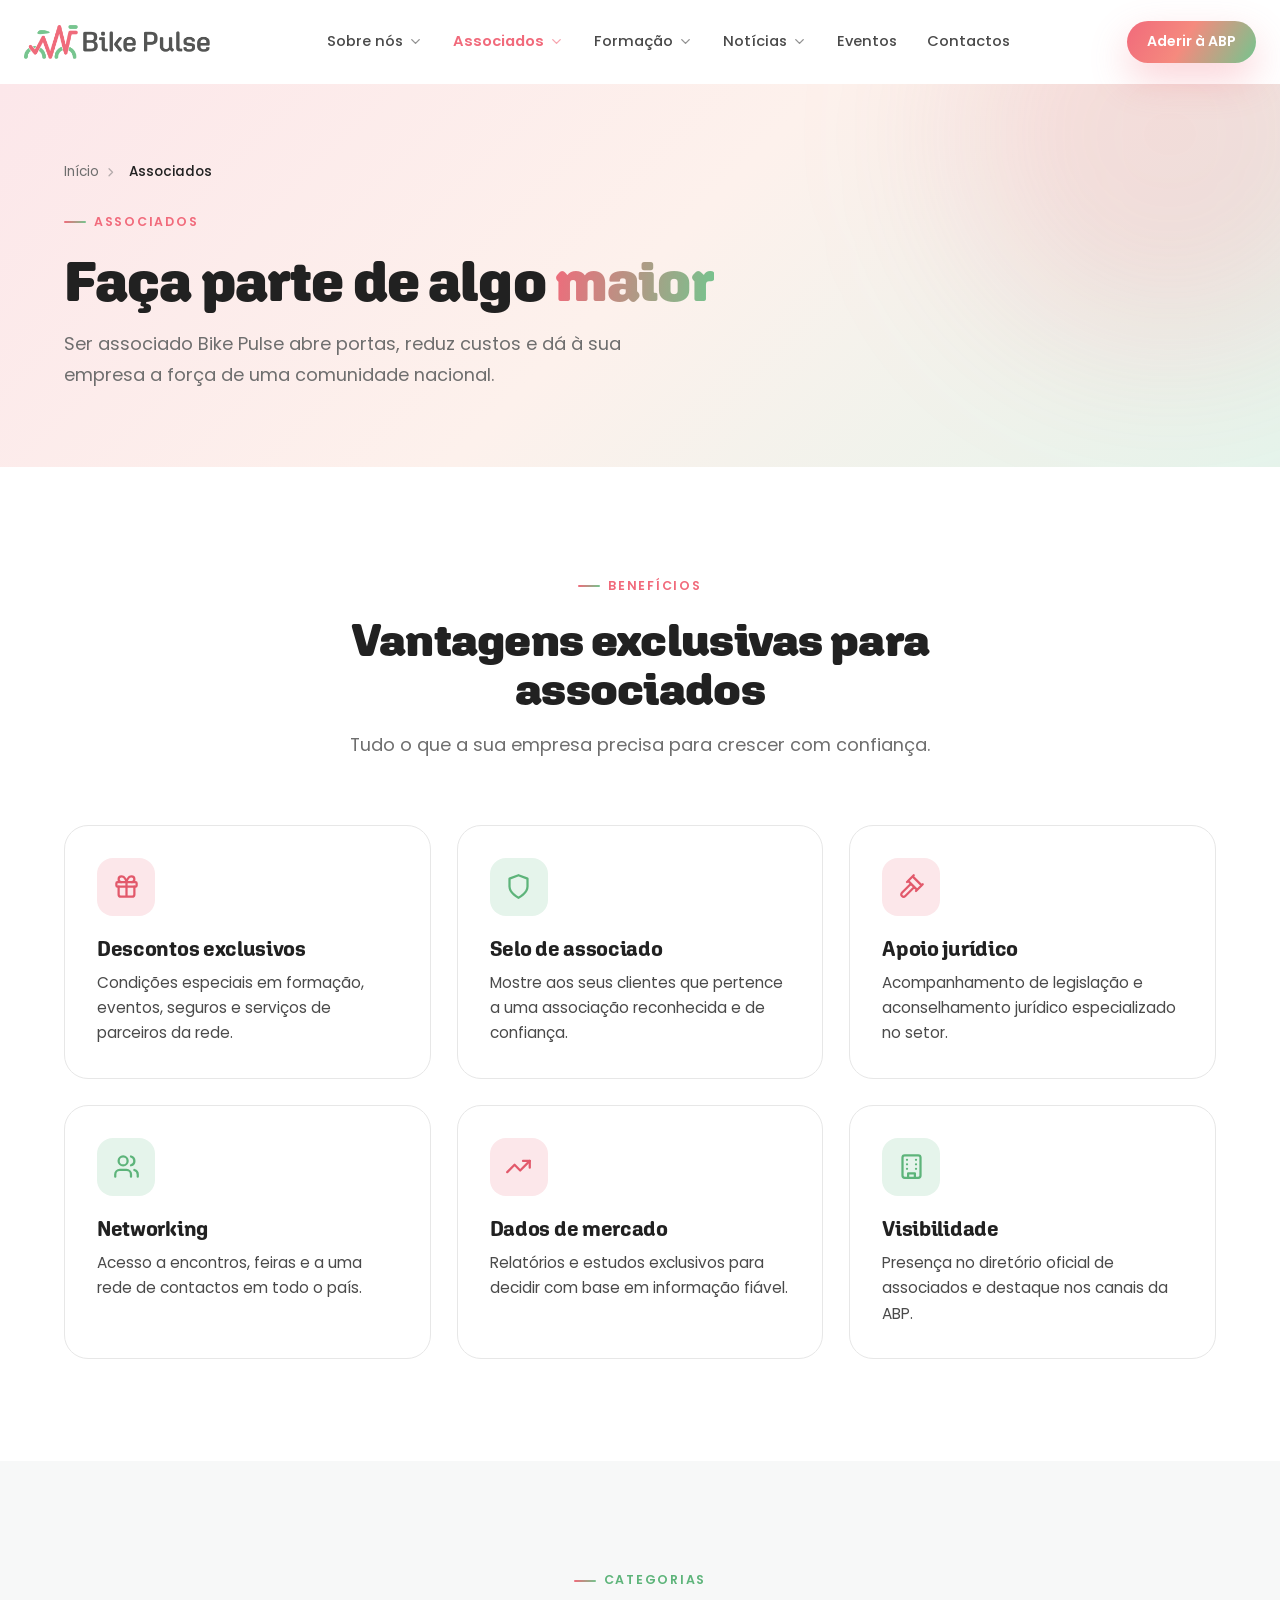
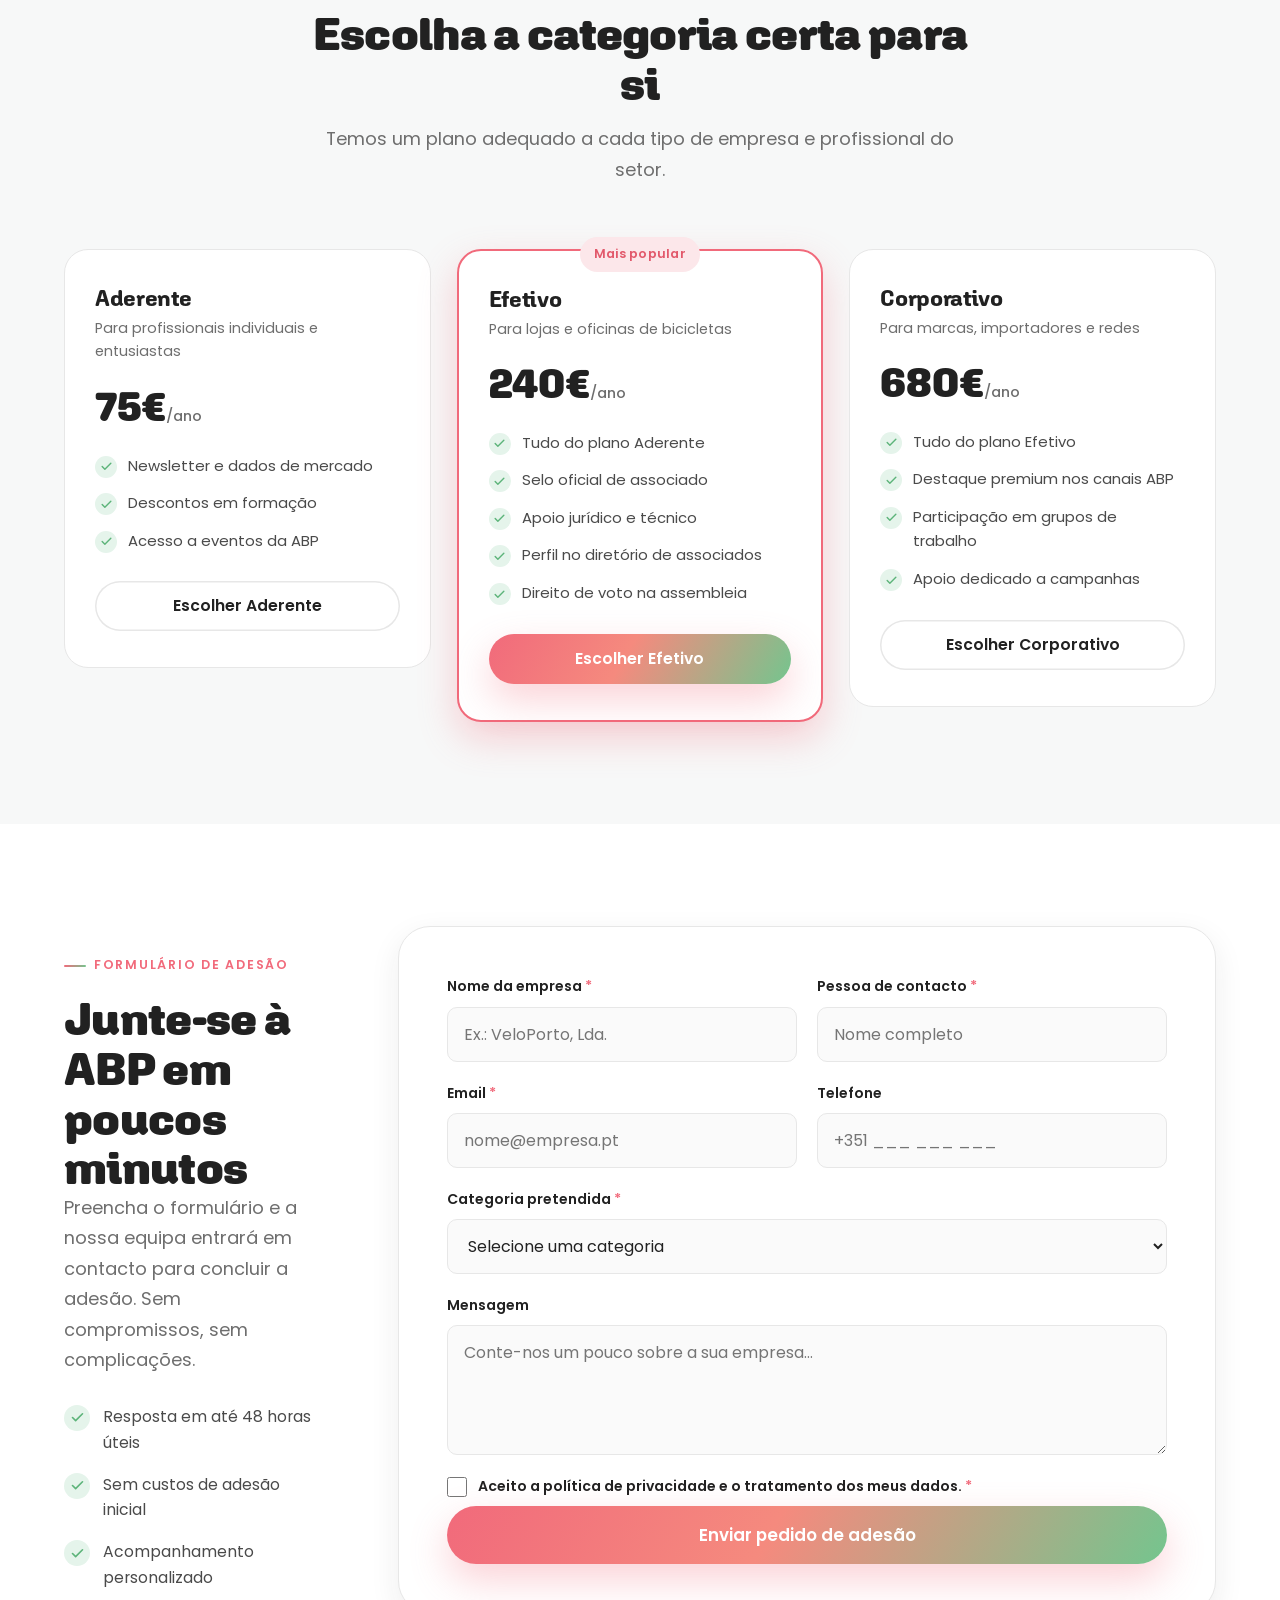
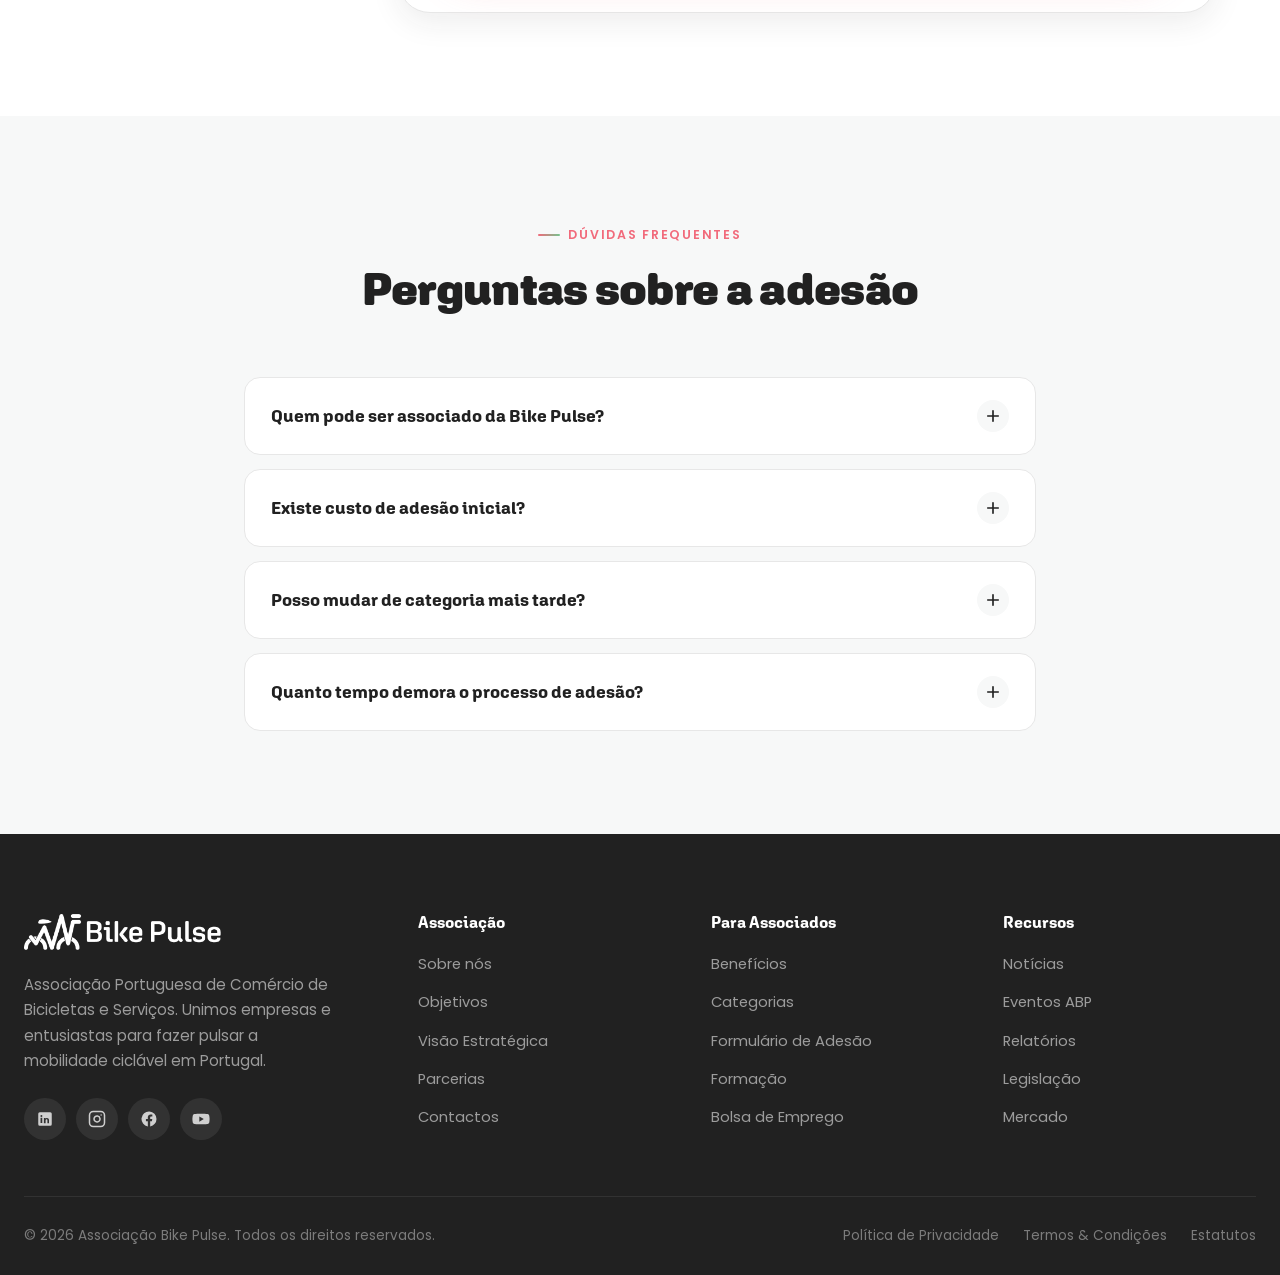
<file: associados.html>
<!DOCTYPE html>
<html lang="pt">
<head>
<meta charset="UTF-8">
<meta name="viewport" content="width=device-width, initial-scale=1">
<title>Associados — Associação Bike Pulse</title>
<meta name="description" content="Benefícios, categorias de associado e formulário de adesão à Associação Bike Pulse. Junte a sua empresa à maior rede de bicicletas de Portugal.">
<link rel="preconnect" href="https://fonts.googleapis.com">
<link rel="preconnect" href="https://fonts.gstatic.com" crossorigin>
<link href="https://fonts.googleapis.com/css2?family=Poppins:wght@300;400;500;600;700&display=swap" rel="stylesheet">
<link rel="stylesheet" href="css/style.css">
<script defer src="js/components.js"></script>
<script defer src="js/main.js"></script>
</head>
<body data-page="associados">
<div id="header-root"></div>
<main>

  <section class="page-hero">
    <div class="deco-glow" style="width:420px;height:420px;background:rgba(241,106,123,.16);top:-160px;right:-100px;"></div>
    <div class="container">
      <nav class="breadcrumb" data-reveal><a href="index.html">Início</a> <span data-ic="chevron" style="transform:rotate(-90deg)"></span> <span class="current">Associados</span></nav>
      <span class="eyebrow" data-reveal>Associados</span>
      <h1 data-reveal data-delay="1">Faça parte de algo <span class="text-grad">maior</span></h1>
      <p class="lead" data-reveal data-delay="2">Ser associado Bike Pulse abre portas, reduz custos e dá à sua empresa a força de uma comunidade nacional.</p>
    </div>
  </section>

  <!-- BENEFÍCIOS -->
  <section class="section" id="beneficios">
    <div class="container">
      <div class="section-head center measure" data-reveal>
        <span class="eyebrow" style="justify-content:center;">Benefícios</span>
        <h2>Vantagens exclusivas para associados</h2>
        <p class="lead">Tudo o que a sua empresa precisa para crescer com confiança.</p>
      </div>
      <div class="grid grid-3">
        <article class="card" data-reveal><div class="card-ico" data-ic="gift"></div><h3>Descontos exclusivos</h3><p>Condições especiais em formação, eventos, seguros e serviços de parceiros da rede.</p></article>
        <article class="card" data-reveal data-delay="1"><div class="card-ico green" data-ic="shield"></div><h3>Selo de associado</h3><p>Mostre aos seus clientes que pertence a uma associação reconhecida e de confiança.</p></article>
        <article class="card" data-reveal data-delay="2"><div class="card-ico" data-ic="gavel"></div><h3>Apoio jurídico</h3><p>Acompanhamento de legislação e aconselhamento jurídico especializado no setor.</p></article>
        <article class="card" data-reveal><div class="card-ico green" data-ic="users"></div><h3>Networking</h3><p>Acesso a encontros, feiras e a uma rede de contactos em todo o país.</p></article>
        <article class="card" data-reveal data-delay="1"><div class="card-ico" data-ic="trend"></div><h3>Dados de mercado</h3><p>Relatórios e estudos exclusivos para decidir com base em informação fiável.</p></article>
        <article class="card" data-reveal data-delay="2"><div class="card-ico green" data-ic="building"></div><h3>Visibilidade</h3><p>Presença no diretório oficial de associados e destaque nos canais da ABP.</p></article>
      </div>
    </div>
  </section>

  <!-- CATEGORIAS -->
  <section class="section bg-soft" id="categorias">
    <div class="container">
      <div class="section-head center measure" data-reveal>
        <span class="eyebrow green" style="justify-content:center;">Categorias</span>
        <h2>Escolha a categoria certa para si</h2>
        <p class="lead">Temos um plano adequado a cada tipo de empresa e profissional do setor.</p>
      </div>
      <div class="grid grid-3" style="align-items:start;">
        <div class="plan" data-reveal>
          <h3>Aderente</h3>
          <p class="plan-for">Para profissionais individuais e entusiastas</p>
          <div class="price">75€<small>/ano</small></div>
          <ul class="plan-feats">
            <li><span class="ck" data-ic="check"></span>Newsletter e dados de mercado</li>
            <li><span class="ck" data-ic="check"></span>Descontos em formação</li>
            <li><span class="ck" data-ic="check"></span>Acesso a eventos da ABP</li>
          </ul>
          <a class="btn btn-outline btn-block" href="#adesao">Escolher Aderente</a>
        </div>
        <div class="plan featured" data-reveal data-delay="1">
          <span class="plan-tag pill pill-pink">Mais popular</span>
          <h3>Efetivo</h3>
          <p class="plan-for">Para lojas e oficinas de bicicletas</p>
          <div class="price">240€<small>/ano</small></div>
          <ul class="plan-feats">
            <li><span class="ck" data-ic="check"></span>Tudo do plano Aderente</li>
            <li><span class="ck" data-ic="check"></span>Selo oficial de associado</li>
            <li><span class="ck" data-ic="check"></span>Apoio jurídico e técnico</li>
            <li><span class="ck" data-ic="check"></span>Perfil no diretório de associados</li>
            <li><span class="ck" data-ic="check"></span>Direito de voto na assembleia</li>
          </ul>
          <a class="btn btn-primary btn-block" href="#adesao">Escolher Efetivo</a>
        </div>
        <div class="plan" data-reveal data-delay="2">
          <h3>Corporativo</h3>
          <p class="plan-for">Para marcas, importadores e redes</p>
          <div class="price">680€<small>/ano</small></div>
          <ul class="plan-feats">
            <li><span class="ck" data-ic="check"></span>Tudo do plano Efetivo</li>
            <li><span class="ck" data-ic="check"></span>Destaque premium nos canais ABP</li>
            <li><span class="ck" data-ic="check"></span>Participação em grupos de trabalho</li>
            <li><span class="ck" data-ic="check"></span>Apoio dedicado a campanhas</li>
          </ul>
          <a class="btn btn-outline btn-block" href="#adesao">Escolher Corporativo</a>
        </div>
      </div>
    </div>
  </section>

  <!-- ADESÃO -->
  <section class="section" id="adesao">
    <div class="container">
      <div class="feature-row">
        <div data-reveal>
          <span class="eyebrow">Formulário de adesão</span>
          <h2>Junte-se à ABP em poucos minutos</h2>
          <p class="lead" style="margin-bottom:26px;">Preencha o formulário e a nossa equipa entrará em contacto para concluir a adesão. Sem compromissos, sem complicações.</p>
          <ul class="feature-list">
            <li><span class="ck" data-ic="check"></span><span>Resposta em até 48 horas úteis</span></li>
            <li><span class="ck" data-ic="check"></span><span>Sem custos de adesão inicial</span></li>
            <li><span class="ck" data-ic="check"></span><span>Acompanhamento personalizado</span></li>
          </ul>
        </div>
        <div data-reveal data-delay="1">
          <div class="form-card">
            <form data-demo novalidate>
              <div class="form-grid">
                <div class="field"><label>Nome da empresa <span class="req">*</span></label><input type="text" required placeholder="Ex.: VeloPorto, Lda."></div>
                <div class="field"><label>Pessoa de contacto <span class="req">*</span></label><input type="text" required placeholder="Nome completo"></div>
                <div class="field"><label>Email <span class="req">*</span></label><input type="email" required placeholder="nome@empresa.pt"></div>
                <div class="field"><label>Telefone</label><input type="tel" placeholder="+351 ___ ___ ___"></div>
                <div class="field full"><label>Categoria pretendida <span class="req">*</span></label>
                  <select required><option value="" disabled selected>Selecione uma categoria</option><option>Aderente</option><option>Efetivo</option><option>Corporativo</option><option>Ainda não sei</option></select>
                </div>
                <div class="field full"><label>Mensagem</label><textarea placeholder="Conte-nos um pouco sobre a sua empresa…"></textarea></div>
                <div class="field full"><label class="checkbox-row"><input type="checkbox" required><span>Aceito a política de privacidade e o tratamento dos meus dados. <span class="req">*</span></span></label></div>
              </div>
              <button type="submit" class="btn btn-primary btn-lg btn-block" style="margin-top:8px;">Enviar pedido de adesão</button>
            </form>
            <div class="form-success">
              <div class="ok-ico" data-ic="check"></div>
              <h3>Pedido enviado!</h3>
              <p>Obrigado pelo seu interesse. A equipa Bike Pulse entrará em contacto em breve.</p>
            </div>
          </div>
        </div>
      </div>
    </div>
  </section>

  <!-- FAQ -->
  <section class="section bg-soft">
    <div class="container" style="max-width:840px;">
      <div class="section-head center" data-reveal>
        <span class="eyebrow" style="justify-content:center;">Dúvidas frequentes</span>
        <h2>Perguntas sobre a adesão</h2>
      </div>
      <div class="accordion" data-reveal>
        <div class="acc-item"><button class="acc-q">Quem pode ser associado da Bike Pulse?<span class="acc-ico" data-ic="plus"></span></button><div class="acc-a"><div class="acc-a-inner">Qualquer empresa ou profissional ligado ao comércio e serviços de bicicletas: lojas, oficinas, importadores, marcas, fabricantes e prestadores de serviços relacionados.</div></div></div>
        <div class="acc-item"><button class="acc-q">Existe custo de adesão inicial?<span class="acc-ico" data-ic="plus"></span></button><div class="acc-a"><div class="acc-a-inner">Não. Apenas paga a quota anual da categoria escolhida. Não há taxas de inscrição nem custos escondidos.</div></div></div>
        <div class="acc-item"><button class="acc-q">Posso mudar de categoria mais tarde?<span class="acc-ico" data-ic="plus"></span></button><div class="acc-a"><div class="acc-a-inner">Sim, pode atualizar a sua categoria a qualquer momento. O valor será ajustado proporcionalmente ao período restante.</div></div></div>
        <div class="acc-item"><button class="acc-q">Quanto tempo demora o processo de adesão?<span class="acc-ico" data-ic="plus"></span></button><div class="acc-a"><div class="acc-a-inner">Após o envio do formulário, a nossa equipa responde em até 48 horas úteis para concluir os detalhes da adesão.</div></div></div>
      </div>
    </div>
  </section>

</main>
<div id="footer-root"></div>
</body>
</html>
</file>
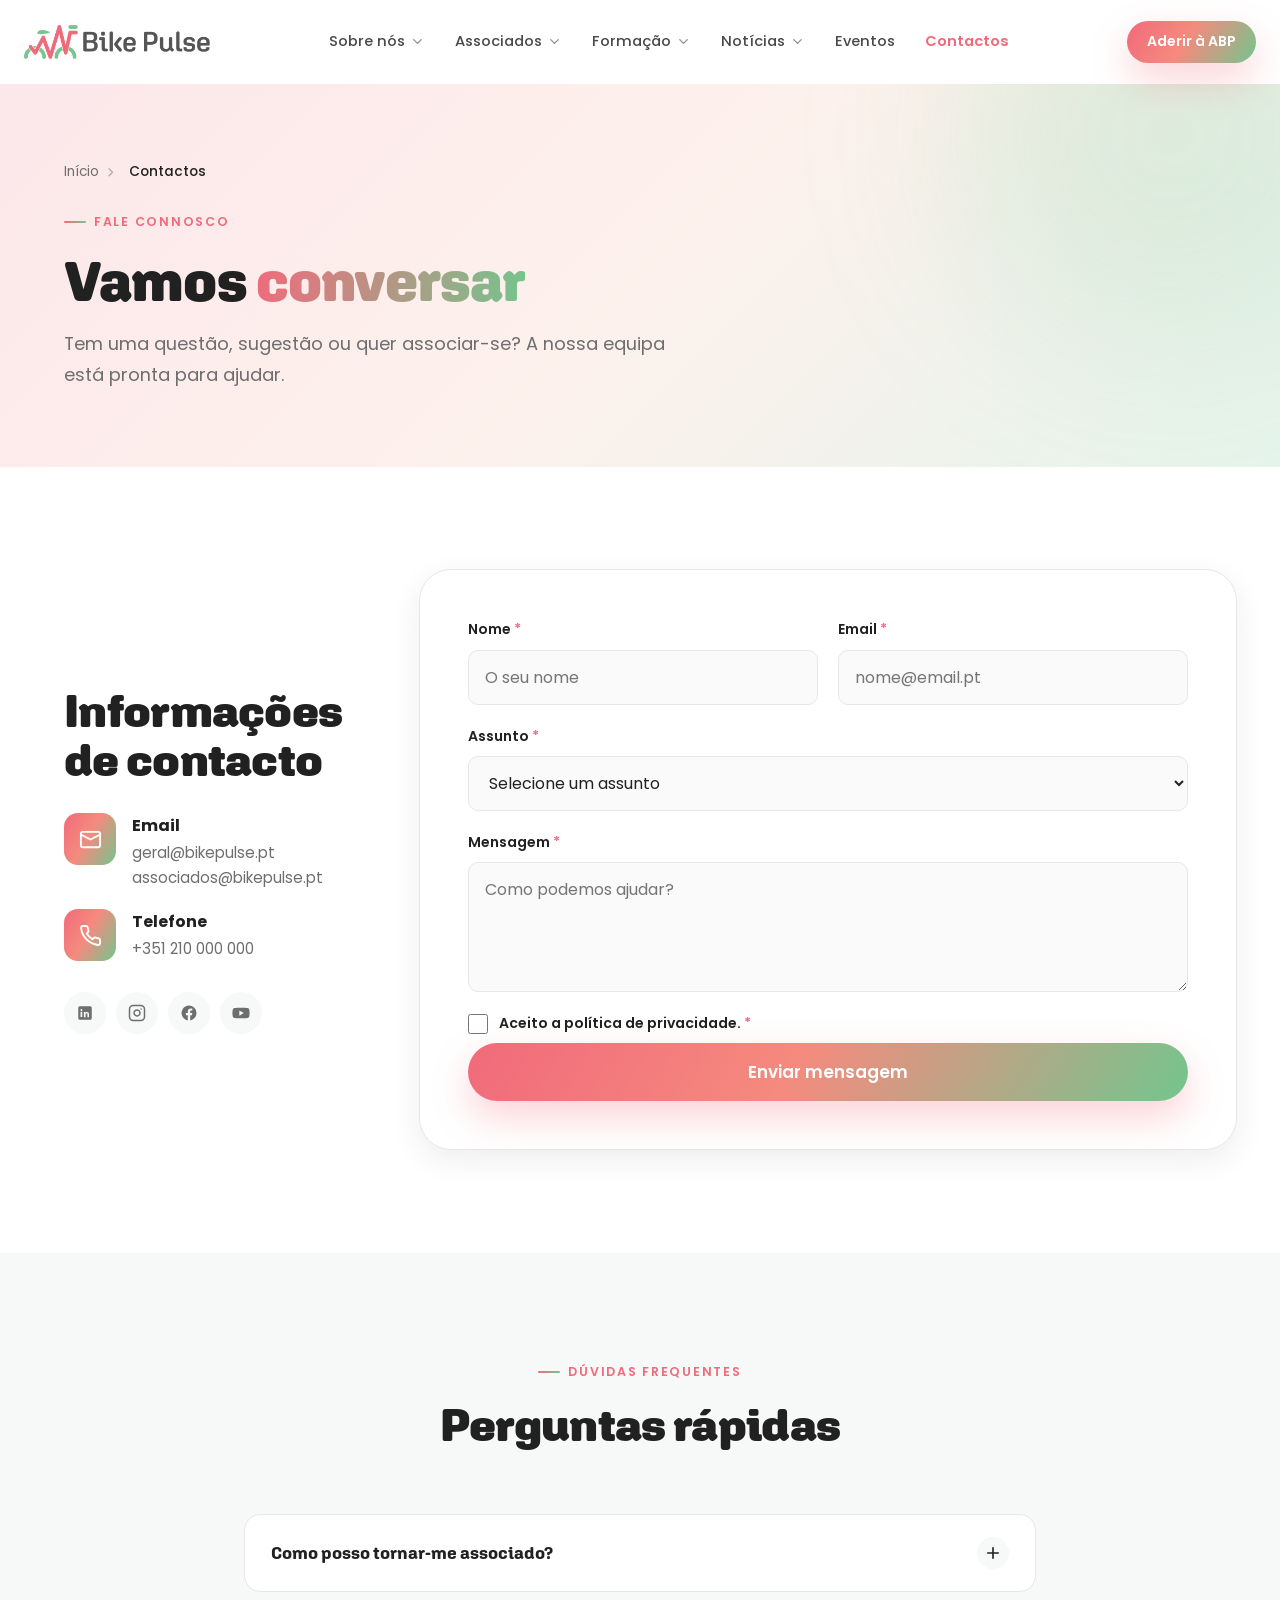
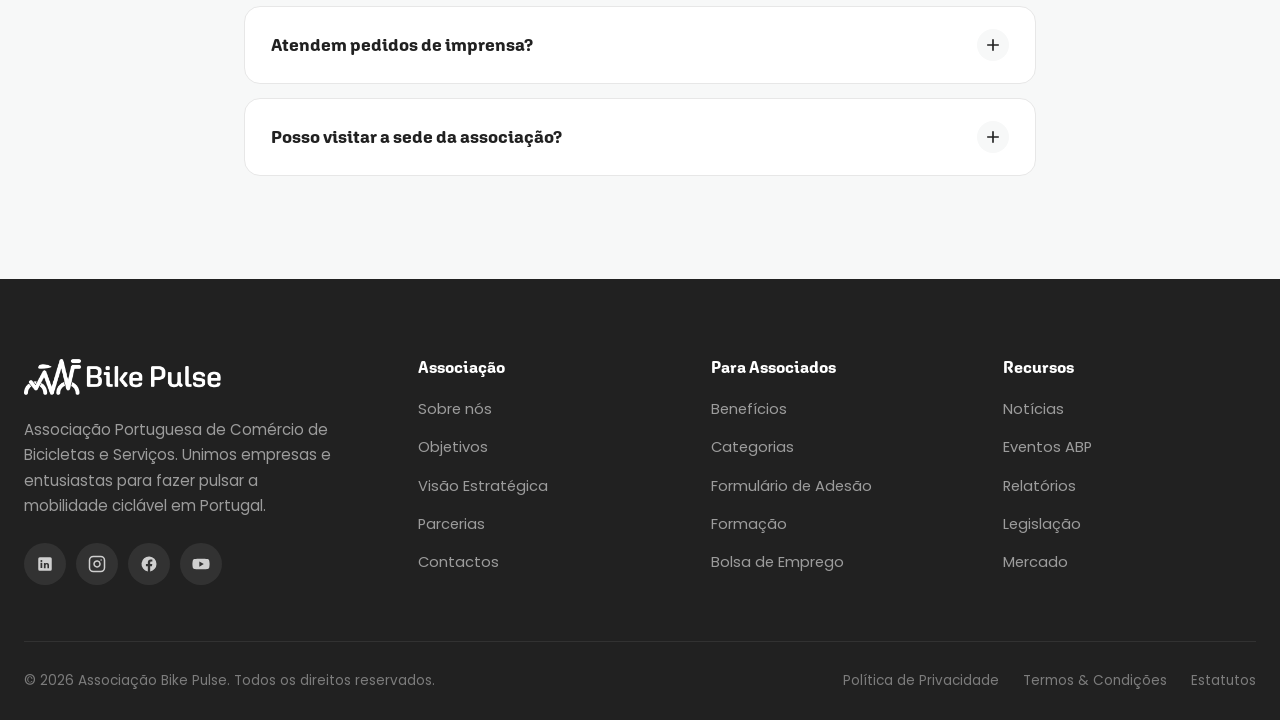
<file: contactos.html>
<!DOCTYPE html>
<html lang="pt">
<head>
<meta charset="UTF-8">
<meta name="viewport" content="width=device-width, initial-scale=1">
<title>Contactos — Associação Bike Pulse</title>
<meta name="description" content="Fale com a Associação Bike Pulse. Morada, telefone, email e formulário de contacto da Associação Portuguesa de Comércio de Bicicletas e Serviços.">
<link rel="preconnect" href="https://fonts.googleapis.com">
<link rel="preconnect" href="https://fonts.gstatic.com" crossorigin>
<link href="https://fonts.googleapis.com/css2?family=Poppins:wght@300;400;500;600;700&display=swap" rel="stylesheet">
<link rel="stylesheet" href="css/style.css">
<script defer src="js/components.js"></script>
<script defer src="js/main.js"></script>
</head>
<body data-page="contactos">
<div id="header-root"></div>
<main>

  <section class="page-hero">
    <div class="deco-glow" style="width:420px;height:420px;background:rgba(116,197,142,.16);top:-160px;right:-100px;"></div>
    <div class="container">
      <nav class="breadcrumb" data-reveal><a href="index.html">Início</a> <span data-ic="chevron" style="transform:rotate(-90deg)"></span> <span class="current">Contactos</span></nav>
      <span class="eyebrow" data-reveal>Fale connosco</span>
      <h1 data-reveal data-delay="1">Vamos <span class="text-grad">conversar</span></h1>
      <p class="lead" data-reveal data-delay="2">Tem uma questão, sugestão ou quer associar-se? A nossa equipa está pronta para ajudar.</p>
    </div>
  </section>

  <!-- CONTACTO -->
  <section class="section">
    <div class="container">
      <div class="feature-row">
        <div data-reveal>
          <h2 style="margin-bottom:28px;">Informações de contacto</h2>
          <div class="contact-info">
            <div class="ci-item"><span class="ci-ico" data-ic="mail"></span><div><b>Email</b><p><a href="mailto:geral@bikepulse.pt">geral@bikepulse.pt</a><br><a href="mailto:associados@bikepulse.pt">associados@bikepulse.pt</a></p></div></div>
            <div class="ci-item"><span class="ci-ico" data-ic="phone"></span><div><b>Telefone</b><p><a href="tel:+351210000000">+351 210 000 000</a></p></div></div>
          </div>
          <div class="footer-social" style="margin-top:30px;">
            <a href="#" aria-label="LinkedIn" style="background:var(--surface-2);color:var(--ink-3);" data-ic="linkedin"></a>
            <a href="#" aria-label="Instagram" style="background:var(--surface-2);color:var(--ink-3);" data-ic="instagram"></a>
            <a href="#" aria-label="Facebook" style="background:var(--surface-2);color:var(--ink-3);" data-ic="facebook"></a>
            <a href="#" aria-label="YouTube" style="background:var(--surface-2);color:var(--ink-3);" data-ic="youtube"></a>
          </div>
        </div>
        <div data-reveal data-delay="1">
          <div class="form-card">
            <form data-demo novalidate>
              <div class="form-grid">
                <div class="field"><label>Nome <span class="req">*</span></label><input type="text" required placeholder="O seu nome"></div>
                <div class="field"><label>Email <span class="req">*</span></label><input type="email" required placeholder="nome@email.pt"></div>
                <div class="field full"><label>Assunto <span class="req">*</span></label>
                  <select required><option value="" disabled selected>Selecione um assunto</option><option>Adesão de associados</option><option>Parcerias</option><option>Formação</option><option>Imprensa</option><option>Outro</option></select>
                </div>
                <div class="field full"><label>Mensagem <span class="req">*</span></label><textarea required placeholder="Como podemos ajudar?"></textarea></div>
                <div class="field full"><label class="checkbox-row"><input type="checkbox" required><span>Aceito a política de privacidade. <span class="req">*</span></span></label></div>
              </div>
              <button type="submit" class="btn btn-primary btn-lg btn-block" style="margin-top:8px;">Enviar mensagem</button>
            </form>
            <div class="form-success">
              <div class="ok-ico" data-ic="check"></div>
              <h3>Mensagem enviada!</h3>
              <p>Obrigado pelo seu contacto. Responderemos com a maior brevidade.</p>
            </div>
          </div>
        </div>
      </div>
    </div>
  </section>

  <!-- FAQ -->
  <section class="section bg-soft">
    <div class="container" style="max-width:840px;">
      <div class="section-head center" data-reveal><span class="eyebrow" style="justify-content:center;">Dúvidas frequentes</span><h2>Perguntas rápidas</h2></div>
      <div class="accordion" data-reveal>
        <div class="acc-item"><button class="acc-q">Como posso tornar-me associado?<span class="acc-ico" data-ic="plus"></span></button><div class="acc-a"><div class="acc-a-inner">Basta preencher o <a href="associados.html#adesao" style="color:var(--pink);font-weight:600;">formulário de adesão</a> e a nossa equipa entrará em contacto em 48 horas úteis.</div></div></div>
        <div class="acc-item"><button class="acc-q">Atendem pedidos de imprensa?<span class="acc-ico" data-ic="plus"></span></button><div class="acc-a"><div class="acc-a-inner">Sim. Para assuntos de imprensa, selecione o assunto "Imprensa" no formulário ou escreva para geral@bikepulse.pt.</div></div></div>
        <div class="acc-item"><button class="acc-q">Posso visitar a sede da associação?<span class="acc-ico" data-ic="plus"></span></button><div class="acc-a"><div class="acc-a-inner">Com certeza. Recomendamos agendamento prévio por telefone ou email para garantir o melhor acompanhamento.</div></div></div>
      </div>
    </div>
  </section>

</main>
<div id="footer-root"></div>
</body>
</html>
</file>
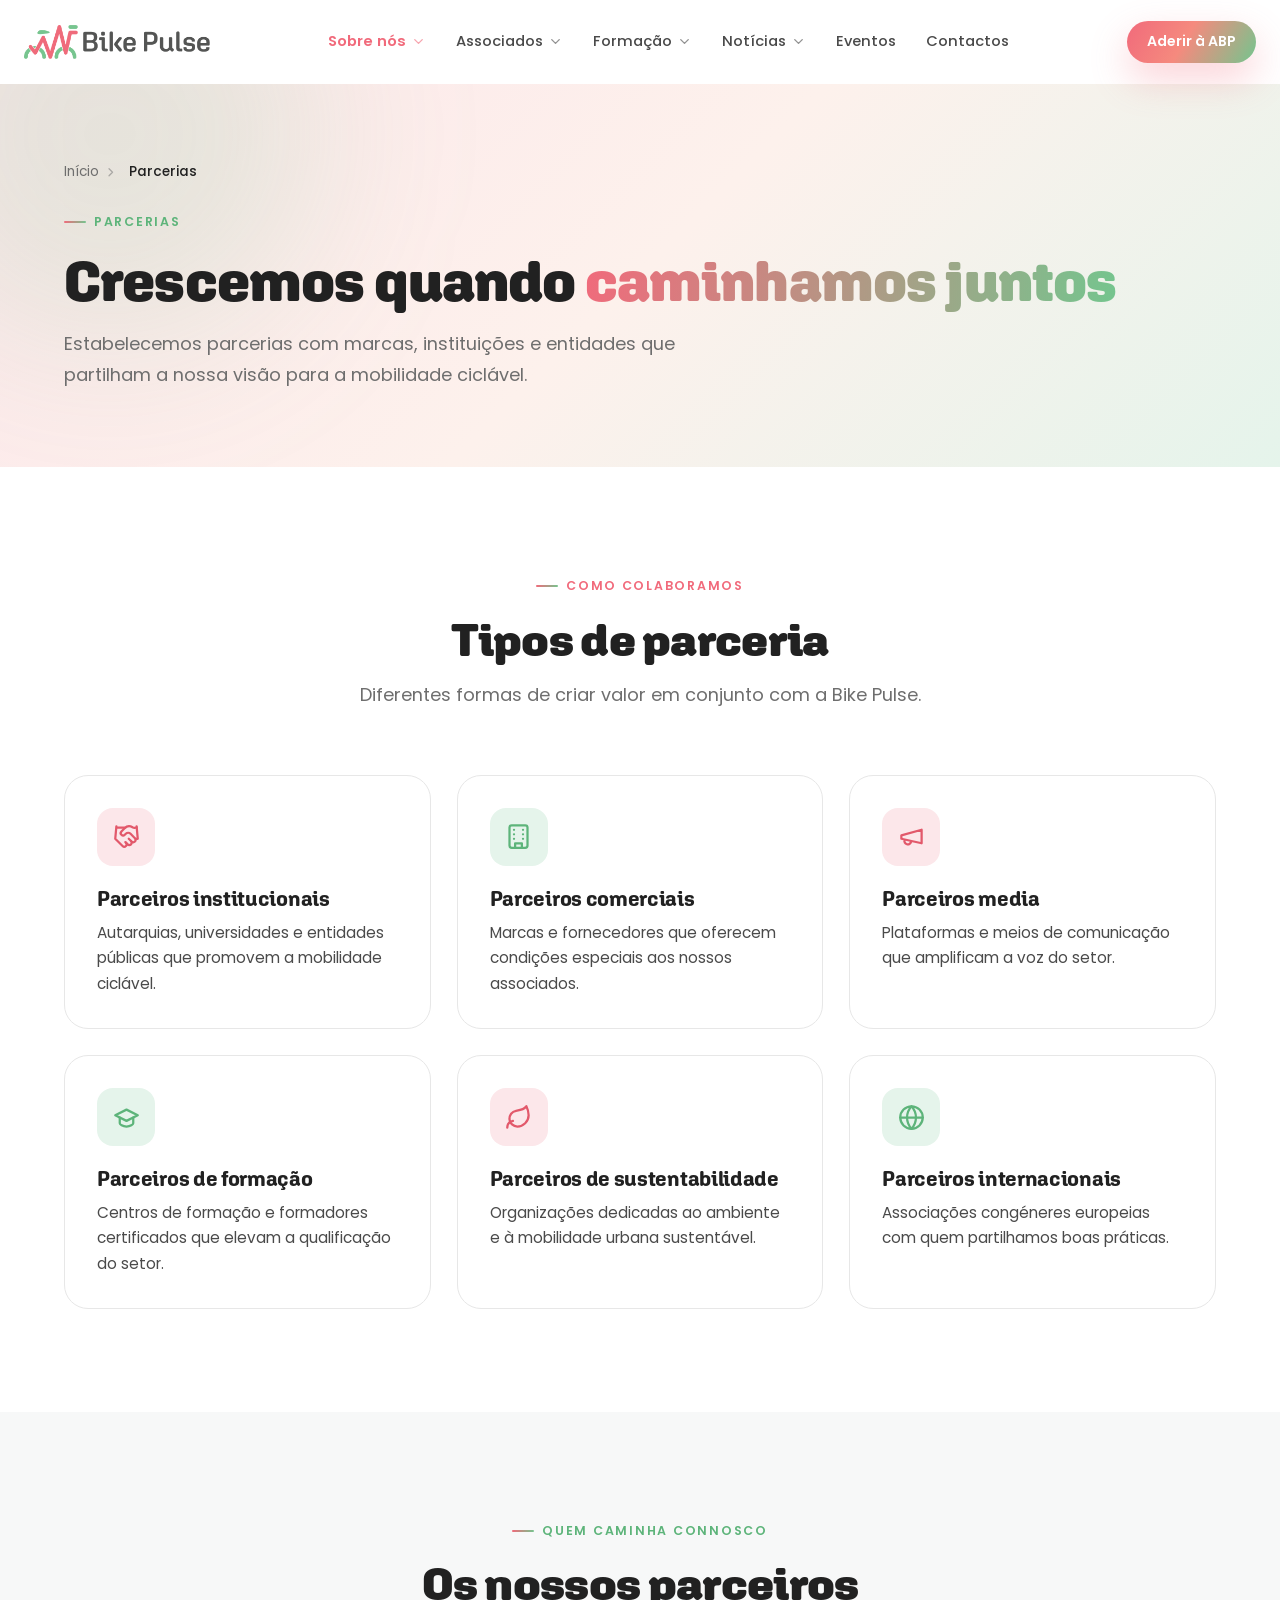
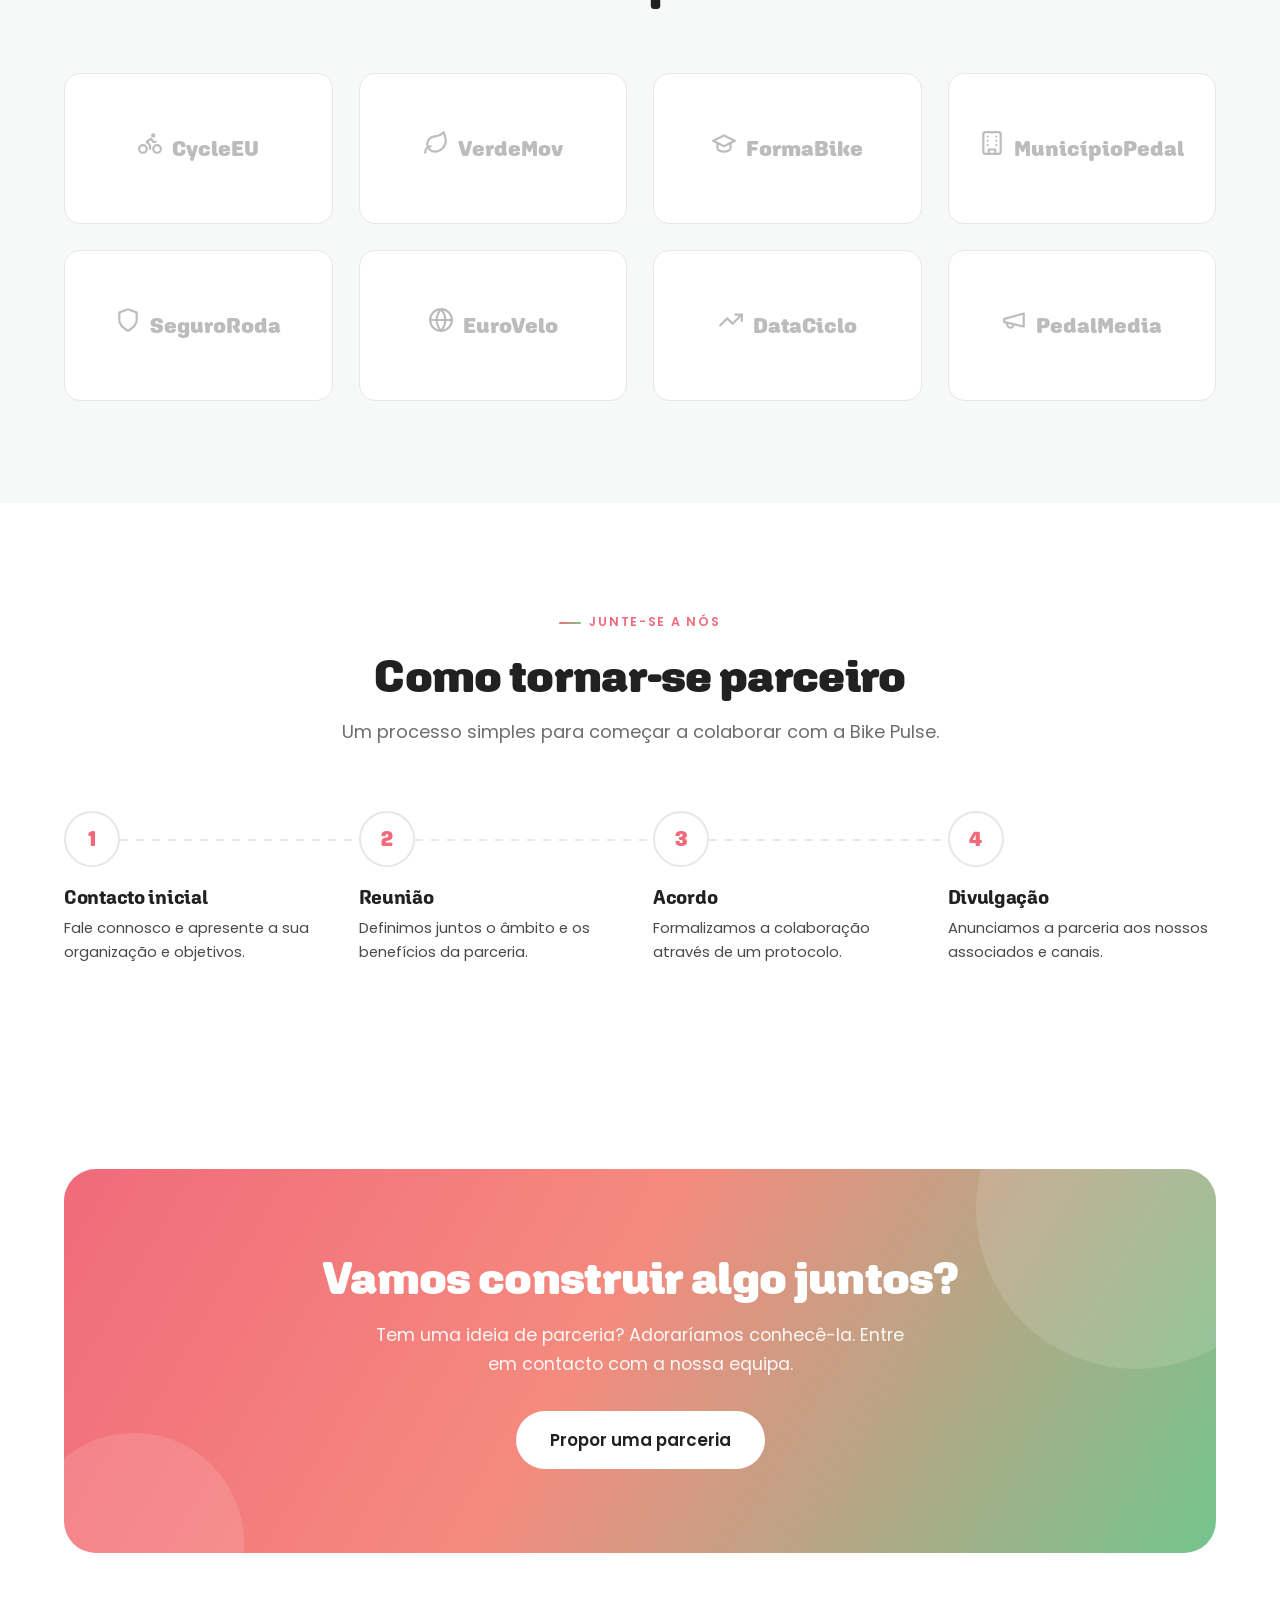
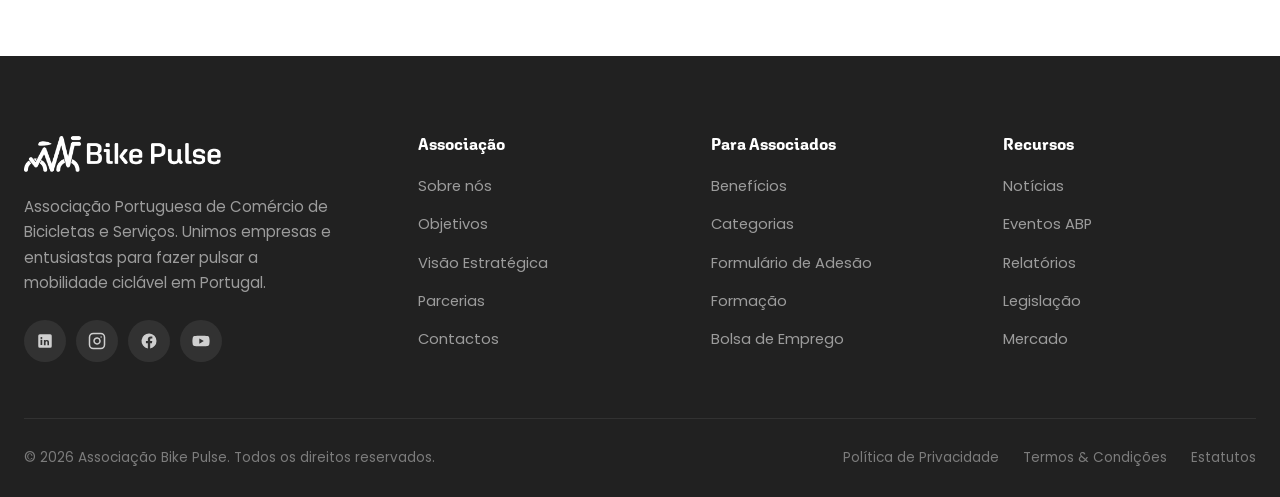
<file: parcerias.html>
<!DOCTYPE html>
<html lang="pt">
<head>
<meta charset="UTF-8">
<meta name="viewport" content="width=device-width, initial-scale=1">
<title>Parcerias — Associação Bike Pulse</title>
<meta name="description" content="Construa parcerias estratégicas com a Associação Bike Pulse e a sua rede de empresas do setor das bicicletas em Portugal.">
<link rel="preconnect" href="https://fonts.googleapis.com">
<link rel="preconnect" href="https://fonts.gstatic.com" crossorigin>
<link href="https://fonts.googleapis.com/css2?family=Poppins:wght@300;400;500;600;700&display=swap" rel="stylesheet">
<link rel="stylesheet" href="css/style.css">
<script defer src="js/components.js"></script>
<script defer src="js/main.js"></script>
</head>
<body data-page="sobre">
<div id="header-root"></div>
<main>

  <section class="page-hero">
    <div class="deco-glow" style="width:420px;height:420px;background:rgba(116,197,142,.16);top:-160px;left:-100px;"></div>
    <div class="container">
      <nav class="breadcrumb" data-reveal><a href="index.html">Início</a> <span data-ic="chevron" style="transform:rotate(-90deg)"></span> <span class="current">Parcerias</span></nav>
      <span class="eyebrow green" data-reveal>Parcerias</span>
      <h1 data-reveal data-delay="1">Crescemos quando <span class="text-grad">caminhamos juntos</span></h1>
      <p class="lead" data-reveal data-delay="2">Estabelecemos parcerias com marcas, instituições e entidades que partilham a nossa visão para a mobilidade ciclável.</p>
    </div>
  </section>

  <!-- TIPOS -->
  <section class="section">
    <div class="container">
      <div class="section-head center measure" data-reveal>
        <span class="eyebrow" style="justify-content:center;">Como colaboramos</span>
        <h2>Tipos de parceria</h2>
        <p class="lead">Diferentes formas de criar valor em conjunto com a Bike Pulse.</p>
      </div>
      <div class="grid grid-3">
        <article class="card" data-reveal><div class="card-ico" data-ic="handshake"></div><h3>Parceiros institucionais</h3><p>Autarquias, universidades e entidades públicas que promovem a mobilidade ciclável.</p></article>
        <article class="card" data-reveal data-delay="1"><div class="card-ico green" data-ic="building"></div><h3>Parceiros comerciais</h3><p>Marcas e fornecedores que oferecem condições especiais aos nossos associados.</p></article>
        <article class="card" data-reveal data-delay="2"><div class="card-ico" data-ic="megaphone"></div><h3>Parceiros media</h3><p>Plataformas e meios de comunicação que amplificam a voz do setor.</p></article>
        <article class="card" data-reveal><div class="card-ico green" data-ic="cap"></div><h3>Parceiros de formação</h3><p>Centros de formação e formadores certificados que elevam a qualificação do setor.</p></article>
        <article class="card" data-reveal data-delay="1"><div class="card-ico" data-ic="leaf"></div><h3>Parceiros de sustentabilidade</h3><p>Organizações dedicadas ao ambiente e à mobilidade urbana sustentável.</p></article>
        <article class="card" data-reveal data-delay="2"><div class="card-ico green" data-ic="globe"></div><h3>Parceiros internacionais</h3><p>Associações congéneres europeias com quem partilhamos boas práticas.</p></article>
      </div>
    </div>
  </section>

  <!-- LOGOS PARCEIROS -->
  <section class="section bg-soft">
    <div class="container">
      <div class="section-head center measure" data-reveal>
        <span class="eyebrow green" style="justify-content:center;">Quem caminha connosco</span>
        <h2>Os nossos parceiros</h2>
      </div>
      <div class="grid grid-4" data-reveal>
        <div class="partner-card"><span class="p-name"><span data-ic="bike"></span>CycleEU</span></div>
        <div class="partner-card"><span class="p-name"><span data-ic="leaf"></span>VerdeMov</span></div>
        <div class="partner-card"><span class="p-name"><span data-ic="cap"></span>FormaBike</span></div>
        <div class="partner-card"><span class="p-name"><span data-ic="building"></span>MunicípioPedal</span></div>
        <div class="partner-card"><span class="p-name"><span data-ic="shield"></span>SeguroRoda</span></div>
        <div class="partner-card"><span class="p-name"><span data-ic="globe"></span>EuroVelo</span></div>
        <div class="partner-card"><span class="p-name"><span data-ic="trend"></span>DataCiclo</span></div>
        <div class="partner-card"><span class="p-name"><span data-ic="megaphone"></span>PedalMedia</span></div>
      </div>
    </div>
  </section>

  <!-- COMO SER PARCEIRO -->
  <section class="section">
    <div class="container">
      <div class="section-head center measure" data-reveal>
        <span class="eyebrow" style="justify-content:center;">Junte-se a nós</span>
        <h2>Como tornar-se parceiro</h2>
        <p class="lead">Um processo simples para começar a colaborar com a Bike Pulse.</p>
      </div>
      <div class="steps" data-reveal>
        <div class="step"><div class="step-n">1</div><h4>Contacto inicial</h4><p>Fale connosco e apresente a sua organização e objetivos.</p></div>
        <div class="step"><div class="step-n">2</div><h4>Reunião</h4><p>Definimos juntos o âmbito e os benefícios da parceria.</p></div>
        <div class="step"><div class="step-n">3</div><h4>Acordo</h4><p>Formalizamos a colaboração através de um protocolo.</p></div>
        <div class="step"><div class="step-n">4</div><h4>Divulgação</h4><p>Anunciamos a parceria aos nossos associados e canais.</p></div>
      </div>
    </div>
  </section>

  <!-- CTA -->
  <section class="section">
    <div class="container">
      <div class="cta-band" data-reveal>
        <div class="cta-deco a"></div><div class="cta-deco b"></div>
        <h2>Vamos construir algo juntos?</h2>
        <p>Tem uma ideia de parceria? Adoraríamos conhecê-la. Entre em contacto com a nossa equipa.</p>
        <div class="hero-actions"><a class="btn btn-white btn-lg" href="contactos.html">Propor uma parceria</a></div>
      </div>
    </div>
  </section>

</main>
<div id="footer-root"></div>
</body>
</html>
</file>
<file: css/style.css>
/* ============================================================
   ASSOCIAÇÃO BIKE PULSE — Design System
   Pink #F16A7B · Green #74C58E · Light #ECECEC · Dark #212121
   Headings: Aglet Sans · Body: Poppins
   ============================================================ */

/* ---------- Fonts ---------- */
@font-face {
  font-family: "Aglet Sans";
  src: url("../fonts/AgletSans-Light.ttf") format("truetype");
  font-weight: 300; font-style: normal; font-display: swap;
}
@font-face {
  font-family: "Aglet Sans";
  src: url("../fonts/AgletSans-Regular.ttf") format("truetype");
  font-weight: 400; font-style: normal; font-display: swap;
}
@font-face {
  font-family: "Aglet Sans";
  src: url("../fonts/AgletSans-Semibold.ttf") format("truetype");
  font-weight: 600; font-style: normal; font-display: swap;
}
@font-face {
  font-family: "Aglet Sans";
  src: url("../fonts/AgletSans-Bold.ttf") format("truetype");
  font-weight: 700; font-style: normal; font-display: swap;
}
@font-face {
  font-family: "Aglet Sans";
  src: url("../fonts/AgletSans-Black.ttf") format("truetype");
  font-weight: 800; font-style: normal; font-display: swap;
}
@font-face {
  font-family: "Aglet Sans";
  src: url("../fonts/AgletSans-Ultra.ttf") format("truetype");
  font-weight: 900; font-style: normal; font-display: swap;
}

/* ---------- Tokens ---------- */
:root {
  /* Brand */
  --pink: #F16A7B;
  --pink-dark: #E2596B;
  --pink-soft: #FCE7EA;
  --green: #74C58E;
  --green-dark: #5DB47A;
  --green-soft: #E5F4EB;
  --light: #ECECEC;
  --dark: #212121;
  --green-deep: #16392E;
  --green-deep-2: #1E4A3B;
  --green-light: #9FE3B4;

  /* Neutrals */
  --ink: #212121;
  --ink-2: #4A4A4A;
  --ink-3: #6E6E6E;
  --line: #E7E7E7;
  --line-2: #F1F1F1;
  --surface: #FFFFFF;
  --surface-2: #F7F8F8;
  --surface-3: #FAFAFA;

  /* Gradients */
  --grad: linear-gradient(120deg, #F16A7B 0%, #F58A7E 45%, #74C58E 100%);
  --grad-soft: linear-gradient(135deg, #FCE7EA 0%, #FDF1EC 50%, #E5F4EB 100%);
  --grad-text: linear-gradient(100deg, #F16A7B 0%, #74C58E 100%);

  /* Type */
  --font-head: "Aglet Sans", system-ui, sans-serif;
  --font-body: "Poppins", system-ui, sans-serif;

  /* Radius */
  --r-sm: 10px;
  --r-md: 16px;
  --r-lg: 24px;
  --r-xl: 32px;
  --r-pill: 999px;

  /* Shadow */
  --sh-sm: 0 2px 8px rgba(33,33,33,.06);
  --sh-md: 0 10px 30px rgba(33,33,33,.08);
  --sh-lg: 0 24px 60px rgba(33,33,33,.12);
  --sh-pink: 0 16px 38px rgba(241,106,123,.30);
  --sh-green: 0 16px 38px rgba(116,197,142,.28);

  /* Layout */
  --container: 1200px;
  --container-wide: 1320px;
  --header-h: 84px;
  --ease: cubic-bezier(.22,.61,.36,1);
}

/* ---------- Reset ---------- */
*, *::before, *::after { box-sizing: border-box; }
* { margin: 0; padding: 0; }
html { scroll-behavior: smooth; -webkit-text-size-adjust: 100%; }
@media (prefers-reduced-motion: reduce) {
  html { scroll-behavior: auto; }
}
body {
  font-family: var(--font-body);
  font-size: 16px;
  line-height: 1.65;
  color: var(--ink-2);
  background: var(--surface);
  -webkit-font-smoothing: antialiased;
  text-rendering: optimizeLegibility;
  overflow-x: hidden;
}
img { max-width: 100%; display: block; }
a { color: inherit; text-decoration: none; }
button { font-family: inherit; cursor: pointer; border: none; background: none; }
ul { list-style: none; }
input, textarea, select { font-family: inherit; font-size: inherit; }
:focus-visible { outline: 3px solid rgba(241,106,123,.55); outline-offset: 3px; border-radius: 4px; }

/* ---------- Typography ---------- */
h1, h2, h3, h4, h5 {
  font-family: var(--font-head);
  color: var(--ink);
  line-height: 1.08;
  font-weight: 800;
  letter-spacing: -0.015em;
}
h1 { font-size: clamp(2.5rem, 5.2vw, 4.4rem); }
h2 { font-size: clamp(2rem, 3.6vw, 3.1rem); }
h3 { font-size: clamp(1.4rem, 2.2vw, 1.9rem); font-weight: 700; }
h4 { font-size: 1.2rem; font-weight: 700; }
p { color: var(--ink-2); }
strong { color: var(--ink); font-weight: 600; }

.text-grad {
  background: var(--grad-text);
  -webkit-background-clip: text; background-clip: text;
  -webkit-text-fill-color: transparent; color: transparent;
}

/* ---------- Layout helpers ---------- */
.container { width: 100%; max-width: var(--container); margin-inline: auto; padding-inline: 24px; }
.container-wide { max-width: var(--container-wide); }
.section { padding-block: clamp(64px, 8vw, 120px); }
.section-sm { padding-block: clamp(48px, 6vw, 80px); }
.bg-soft { background: var(--surface-2); }
.bg-grad-soft { background: var(--grad-soft); }
.bg-dark { background: var(--dark); color: #D6D6D6; }
.bg-dark h2, .bg-dark h3, .bg-dark h4 { color: #fff; }

/* Dark green contrast section */
.bg-green { position: relative; background: var(--green-deep); color: rgba(255,255,255,.78); overflow: hidden; }
.bg-green::before { content: ""; position: absolute; width: 480px; height: 480px; border-radius: 50%;
  background: radial-gradient(circle, rgba(116,197,142,.22), transparent 70%); top: -180px; right: -120px; pointer-events: none; }
.bg-green::after { content: ""; position: absolute; width: 420px; height: 420px; border-radius: 50%;
  background: radial-gradient(circle, rgba(241,106,123,.16), transparent 70%); bottom: -200px; left: -140px; pointer-events: none; }
.bg-green > .container { position: relative; z-index: 1; }
.bg-green h2, .bg-green h3, .bg-green h4 { color: #fff; }
.bg-green .lead { color: rgba(255,255,255,.7); }
.bg-green .eyebrow { color: var(--green-light); }
.bg-green .card { background: rgba(255,255,255,.05); border-color: rgba(255,255,255,.1); backdrop-filter: blur(2px); }
.bg-green .card:hover { background: rgba(255,255,255,.09); border-color: rgba(255,255,255,.2); box-shadow: 0 22px 50px rgba(0,0,0,.3); transform: translateY(-6px); }
.bg-green .card h3 { color: #fff; }
.bg-green .card p { color: rgba(255,255,255,.64); }
.bg-green .card .link-arrow { color: #FF93A3; }
.bg-green .card .link-arrow.green { color: var(--green-light); }

.center { text-align: center; }
.measure { max-width: 680px; }
.measure-sm { max-width: 560px; }
.center.measure, .center.measure-sm { margin-inline: auto; }

.eyebrow {
  display: inline-flex; align-items: center; gap: 8px;
  font-family: var(--font-body);
  font-size: .78rem; font-weight: 600; letter-spacing: .14em; text-transform: uppercase;
  color: var(--pink); margin-bottom: 18px;
}
.eyebrow::before {
  content: ""; width: 22px; height: 2px; border-radius: 2px;
  background: var(--grad-text);
}
.eyebrow.green { color: var(--green-dark); }
.eyebrow.on-dark { color: #fff; }

.lead { font-size: clamp(1.05rem, 1.4vw, 1.22rem); color: var(--ink-3); line-height: 1.7; }
.bg-dark .lead { color: #B6B6B6; }

.section-head { margin-bottom: clamp(40px, 5vw, 64px); }
.section-head h2 { margin-bottom: 16px; }

/* ---------- Buttons ---------- */
.btn {
  display: inline-flex; align-items: center; justify-content: center; gap: 10px;
  font-family: var(--font-body); font-weight: 600; font-size: .98rem;
  padding: 15px 28px; border-radius: var(--r-pill);
  transition: transform .25s var(--ease), box-shadow .25s var(--ease), background .25s, color .25s, border-color .25s;
  min-height: 50px; line-height: 1; cursor: pointer; white-space: nowrap;
}
.btn svg { width: 19px; height: 19px; }
.btn-primary { background: var(--grad); color: #fff; box-shadow: var(--sh-pink); }
.btn-primary:hover { transform: translateY(-3px); box-shadow: 0 22px 46px rgba(241,106,123,.42); }
.btn-dark { background: var(--dark); color: #fff; }
.btn-dark:hover { transform: translateY(-3px); box-shadow: var(--sh-lg); }
.btn-outline { background: transparent; color: var(--ink); box-shadow: inset 0 0 0 1.5px var(--line); }
.btn-outline:hover { box-shadow: inset 0 0 0 1.5px var(--ink); transform: translateY(-3px); }
.btn-white { background: #fff; color: var(--ink); }
.btn-white:hover { transform: translateY(-3px); box-shadow: 0 18px 40px rgba(0,0,0,.25); }
.btn-ghost-light { color: #fff; box-shadow: inset 0 0 0 1.5px rgba(255,255,255,.35); }
.btn-ghost-light:hover { background: rgba(255,255,255,.12); transform: translateY(-3px); }
.btn-lg { padding: 18px 34px; font-size: 1.05rem; min-height: 58px; }
.btn-sm { padding: 11px 20px; font-size: .88rem; min-height: 42px; }
.btn-block { width: 100%; }

.link-arrow {
  display: inline-flex; align-items: center; gap: 8px;
  font-weight: 600; color: var(--pink); font-size: .96rem;
  transition: gap .25s var(--ease), color .25s;
}
.link-arrow svg { width: 18px; height: 18px; transition: transform .25s var(--ease); }
.link-arrow:hover { gap: 12px; color: var(--pink-dark); }
.link-arrow:hover svg { transform: translateX(2px); }
.link-arrow.green { color: var(--green-dark); }

/* ---------- Pills / Badges ---------- */
.pill {
  display: inline-flex; align-items: center; gap: 7px;
  padding: 7px 14px; border-radius: var(--r-pill);
  font-size: .78rem; font-weight: 600; letter-spacing: .02em;
}
.pill-pink { background: var(--pink-soft); color: var(--pink-dark); }
.pill-green { background: var(--green-soft); color: var(--green-dark); }
.pill-light { background: var(--light); color: var(--ink-2); }
.pill svg { width: 15px; height: 15px; }

/* ============================================================
   HEADER / NAV
   ============================================================ */
.site-header {
  position: fixed; top: 0; left: 0; right: 0; z-index: 1000;
  height: var(--header-h);
  display: flex; align-items: center;
  background: rgba(255,255,255,.82);
  backdrop-filter: saturate(180%) blur(14px);
  -webkit-backdrop-filter: saturate(180%) blur(14px);
  border-bottom: 1px solid transparent;
  transition: height .3s var(--ease), background .3s, border-color .3s, box-shadow .3s;
}
.site-header.scrolled {
  height: 70px;
  background: rgba(255,255,255,.94);
  border-bottom-color: var(--line);
  box-shadow: 0 6px 26px rgba(33,33,33,.05);
}
.header-shim { height: var(--header-h); }

.nav { width: 100%; max-width: var(--container-wide); margin-inline: auto; padding-inline: 24px;
  display: flex; align-items: center; justify-content: space-between; gap: 16px; }
.nav-logo { flex-shrink: 0; }
.nav-logo img { height: 34px; width: auto; transition: height .3s var(--ease); }
.scrolled .nav-logo img { height: 31px; }

.nav-menu { display: flex; align-items: center; gap: 2px; flex-shrink: 1; min-width: 0; }
.nav-item { position: relative; }
.nav-link {
  display: inline-flex; align-items: center; gap: 5px;
  padding: 10px 14px; border-radius: var(--r-pill);
  font-size: .92rem; font-weight: 500; color: var(--ink-2); white-space: nowrap;
  transition: color .2s, background .2s;
}
.nav-link svg { width: 15px; height: 15px; transition: transform .25s var(--ease); opacity: .6; }
.nav-link:hover, .nav-item:hover .nav-link { color: var(--ink); background: var(--surface-2); }
.nav-item:hover .nav-link svg { transform: rotate(180deg); }
.nav-item.active .nav-link { color: var(--pink); font-weight: 600; }

/* Dropdown */
.nav-dropdown {
  position: absolute; top: calc(100% + 14px); left: 50%; transform: translateX(-50%) translateY(8px);
  min-width: 264px; background: #fff;
  border: 1px solid var(--line); border-radius: var(--r-md);
  box-shadow: var(--sh-lg); padding: 10px;
  opacity: 0; visibility: hidden; pointer-events: none;
  transition: opacity .22s var(--ease), transform .22s var(--ease), visibility .22s;
}
.nav-dropdown::before {
  content: ""; position: absolute; top: -18px; left: 0; right: 0; height: 18px;
}
.nav-item:hover .nav-dropdown,
.nav-item:focus-within .nav-dropdown {
  opacity: 1; visibility: visible; pointer-events: auto; transform: translateX(-50%) translateY(0);
}
.dropdown-link {
  display: flex; align-items: flex-start; gap: 12px;
  padding: 11px 13px; border-radius: var(--r-sm);
  transition: background .18s;
}
.dropdown-link:hover { background: var(--surface-2); }
.dropdown-ico {
  flex-shrink: 0; width: 38px; height: 38px; border-radius: 10px;
  display: grid; place-items: center; background: var(--pink-soft); color: var(--pink-dark);
}
.dropdown-link:nth-child(even) .dropdown-ico { background: var(--green-soft); color: var(--green-dark); }
.dropdown-ico svg { width: 19px; height: 19px; }
.dropdown-txt b { display: block; font-family: var(--font-body); font-weight: 600; font-size: .92rem; color: var(--ink); }
.dropdown-txt span { display: block; font-size: .79rem; color: var(--ink-3); line-height: 1.4; margin-top: 1px; }

.nav-cta { display: flex; align-items: center; gap: 10px; flex-shrink: 0; }
.nav-cta-mobile { display: none; }

/* Mobile toggle */
.nav-toggle { display: none; width: 46px; height: 46px; border-radius: 12px; place-items: center;
  background: var(--surface-2); }
.nav-toggle span { position: relative; width: 20px; height: 2px; background: var(--ink); border-radius: 2px;
  transition: background .2s; display: block; }
.nav-toggle span::before, .nav-toggle span::after {
  content: ""; position: absolute; left: 0; width: 20px; height: 2px; background: var(--ink); border-radius: 2px;
  transition: transform .25s var(--ease), top .25s var(--ease); }
.nav-toggle span::before { top: -6px; }
.nav-toggle span::after { top: 6px; }
body.menu-open .nav-toggle span { background: transparent; }
body.menu-open .nav-toggle span::before { top: 0; transform: rotate(45deg); }
body.menu-open .nav-toggle span::after { top: 0; transform: rotate(-45deg); }

/* ============================================================
   HERO
   ============================================================ */
.hero {
  position: relative; padding-top: clamp(56px, 8vw, 96px); padding-bottom: clamp(56px, 8vw, 96px);
  overflow: hidden;
}
.hero-grid {
  display: grid; grid-template-columns: 1.05fr .95fr; gap: clamp(32px, 5vw, 72px); align-items: center;
}
.hero h1 { margin-bottom: 22px; }
.hero h1.h1-name { font-size: clamp(1.95rem, 3.3vw, 3.05rem); line-height: 1.12; }
.mt-0 { margin-top: 0 !important; }
.flow > * + * { margin-top: 1.1em; }
.hero .lead { margin-bottom: 34px; max-width: 540px; }
.hero-actions { display: flex; flex-wrap: wrap; gap: 14px; align-items: center; }
.hero-trust { display: flex; align-items: center; gap: 16px; margin-top: 38px; flex-wrap: wrap; }
.hero-trust .avatars { display: flex; }
.hero-trust .avatars img { width: 44px; height: 44px; border-radius: 50%; border: 3px solid #fff;
  object-fit: cover; margin-left: -12px; box-shadow: var(--sh-sm); }
.hero-trust .avatars img:first-child { margin-left: 0; }
.hero-trust small { color: var(--ink-3); font-size: .86rem; line-height: 1.4; }
.hero-trust b { color: var(--ink); }

/* Hero visual */
.hero-visual { position: relative; }
.hero-visual .img-main {
  border-radius: var(--r-xl); overflow: hidden; box-shadow: var(--sh-lg);
  aspect-ratio: 4/5; position: relative;
}
.hero-visual .img-main img { width: 100%; height: 100%; object-fit: cover; }
.hero-blob {
  position: absolute; inset: auto; z-index: -1; filter: blur(8px); opacity: .9;
}
.float-card {
  position: absolute; background: #fff; border-radius: var(--r-md);
  box-shadow: var(--sh-lg); padding: 16px 18px; display: flex; align-items: center; gap: 12px;
}
.float-card .fc-ico { width: 44px; height: 44px; border-radius: 12px; display: grid; place-items: center; color: #fff; flex-shrink: 0; }
.float-card .fc-ico svg { width: 22px; height: 22px; }
.float-card b { display: block; font-family: var(--font-head); font-size: 1.3rem; color: var(--ink); line-height: 1; }
.float-card span { font-size: .78rem; color: var(--ink-3); }
.float-card.tl { top: 26px; left: -28px; }
.float-card.br { bottom: 30px; right: -26px; }

/* Centered hero with full-bleed background image */
.hero-centered {
  margin-top: calc(-1 * var(--header-h));
  min-height: calc(100vh - 178px); /* deixa a faixa de logótipos fechar a 1ª dobra */
  display: flex;
  flex-direction: column;
  justify-content: center;
  padding-top: calc(var(--header-h) + clamp(40px, 5vw, 68px));
  padding-bottom: clamp(48px, 6vw, 84px);
  text-align: center;
  background-image:
    linear-gradient(180deg, rgba(255,255,255,.40) 0%, rgba(255,255,255,.14) 38%, rgba(255,255,255,.16) 68%, rgba(255,255,255,.42) 100%),
    url("../assets/bg-hero.jpg");
  background-size: cover;
  background-position: center 30%;
  background-repeat: no-repeat;
}
.hero-centered > .container { width: 100%; }
.hero-centered .hero-inner { max-width: 1200px; margin-inline: auto; }
.hero-centered h1.h1-name { font-size: clamp(2.4rem, 4.4vw, 3.65rem); line-height: 1.08; margin: 20px auto 22px; }
/* desktop/tablet: force the title onto two balanced lines */
.hero-br { display: none; }
@media (min-width: 768px) { .hero-br { display: inline; } }
.logos-strip { padding-block: 30px 40px; }
.hero-centered .lead { max-width: 650px; margin: 0 auto 34px; color: var(--ink-2); }
.hero-centered .hero-actions { justify-content: center; }
.hero-centered .hero-trust { justify-content: center; margin-top: 40px; }
.hero-centered .hero-trust small { text-align: left; }
@media (max-width: 560px) {
  .hero-centered .hero-trust { flex-direction: column; gap: 12px; }
  .hero-centered .hero-trust small { text-align: center; }
  .hero-centered .hero-actions { width: 100%; }
  .hero-centered .hero-actions .btn { flex: 1 1 auto; }
}

/* decorative background */
.deco-glow { position: absolute; border-radius: 50%; filter: blur(80px); z-index: 0; pointer-events: none; }

/* ============================================================
   PAGE HERO (interior pages)
   ============================================================ */
.page-hero {
  position: relative; padding-top: clamp(48px, 6vw, 80px); padding-bottom: clamp(48px, 6vw, 80px);
  background: var(--grad-soft); overflow: hidden;
}
.page-hero .container { position: relative; z-index: 2; }
.page-hero h1 { font-size: clamp(2.2rem, 4.4vw, 3.6rem); margin-bottom: 18px; }
.page-hero .lead { max-width: 640px; }
.breadcrumb { display: flex; align-items: center; gap: 8px; font-size: .85rem; color: var(--ink-3); margin-bottom: 22px; flex-wrap: wrap; }
.breadcrumb a:hover { color: var(--pink); }
.breadcrumb svg { width: 14px; height: 14px; opacity: .5; }
.breadcrumb .current { color: var(--ink); font-weight: 500; }

/* ============================================================
   GRIDS & CARDS
   ============================================================ */
.grid { display: grid; gap: 26px; }
.grid-2 { grid-template-columns: repeat(2, 1fr); }
.grid-3 { grid-template-columns: repeat(3, 1fr); }
.grid-4 { grid-template-columns: repeat(4, 1fr); }

.card {
  background: #fff; border: 1px solid var(--line); border-radius: var(--r-lg);
  padding: 32px; transition: transform .3s var(--ease), box-shadow .3s var(--ease), border-color .3s;
}
.card:hover { transform: translateY(-6px); box-shadow: var(--sh-md); border-color: transparent; }
.card-ico {
  width: 58px; height: 58px; border-radius: 16px; display: grid; place-items: center;
  background: var(--pink-soft); color: var(--pink-dark); margin-bottom: 22px;
}
.card-ico svg { width: 27px; height: 27px; }
.card-ico.green { background: var(--green-soft); color: var(--green-dark); }
.card-ico.dark { background: var(--dark); color: #fff; }
.card h3 { font-size: 1.28rem; margin-bottom: 10px; }
.card h4 { margin-bottom: 8px; }
.card p { font-size: .96rem; }
.card-link { margin-top: 18px; }

/* Value / numbered card */
.num-card .num {
  font-family: var(--font-head); font-weight: 800; font-size: 1.1rem;
  width: 44px; height: 44px; border-radius: 12px; display: grid; place-items: center;
  background: var(--grad); color: #fff; margin-bottom: 20px;
}

/* Feature media row */
.feature-row { display: grid; grid-template-columns: 1fr 1fr; gap: clamp(36px, 6vw, 84px); align-items: center; }
.feature-row.reverse .feature-media { order: 2; }
.feature-media { position: relative; }
.feature-media img { border-radius: var(--r-xl); box-shadow: var(--sh-md); width: 100%; aspect-ratio: 5/4; object-fit: cover; }
.feature-list { display: grid; gap: 16px; margin-top: 28px; }
.feature-list li { display: flex; align-items: flex-start; gap: 13px; font-size: .98rem; color: var(--ink-2); }
.feature-list .ck { flex-shrink: 0; width: 26px; height: 26px; border-radius: 50%; background: var(--green-soft);
  color: var(--green-dark); display: grid; place-items: center; margin-top: 1px; }
.feature-list .ck svg { width: 15px; height: 15px; }

/* ---------- Stats ---------- */
.stats-band { display: grid; grid-template-columns: repeat(4, 1fr); gap: 24px; }
.stat { text-align: center; padding: 12px; }
.stat .num { font-family: var(--font-head); font-weight: 800; font-size: clamp(2.4rem, 4vw, 3.4rem);
  line-height: 1; letter-spacing: -.02em; }
.stat .num.pink { color: var(--pink); }
.stat .num.green { color: var(--green-dark); }
.bg-dark .stat .num { color: #fff; }
.stat p { margin-top: 10px; font-size: .92rem; color: var(--ink-3); }
.bg-dark .stat p { color: #9C9C9C; }
.stat .text-grad { -webkit-text-fill-color: transparent; }

/* ---------- Logos strip ---------- */
.logos { display: flex; flex-wrap: wrap; align-items: center; justify-content: center; gap: clamp(28px, 5vw, 60px); }
.logos .logo-item { font-family: var(--font-head); font-weight: 700; font-size: 1.3rem; color: #B9B9B9;
  display: flex; align-items: center; gap: 9px; transition: color .25s; }
.logos .logo-item svg { width: 24px; height: 24px; }
.logos .logo-item:hover { color: var(--ink-3); }

/* ---------- Testimonials ---------- */
.quote-card { background: #fff; border: 1px solid var(--line); border-radius: var(--r-lg); padding: 34px; position: relative; }
.quote-card .stars { display: flex; gap: 3px; color: #F5B544; margin-bottom: 18px; }
.quote-card .stars svg { width: 18px; height: 18px; fill: currentColor; }
.quote-card blockquote { font-size: 1.06rem; color: var(--ink); line-height: 1.6; margin-bottom: 24px; font-weight: 500; }
.quote-card .who { display: flex; align-items: center; gap: 13px; }
.quote-card .who img { width: 50px; height: 50px; border-radius: 50%; object-fit: cover; }
.quote-card .who b { display: block; color: var(--ink); font-weight: 600; }
.quote-card .who span { font-size: .84rem; color: var(--ink-3); }
.quote-mark { position: absolute; top: 26px; right: 30px; font-family: var(--font-head); font-size: 4rem;
  line-height: 1; color: var(--pink-soft); font-weight: 900; }

/* ---------- CTA band ---------- */
.cta-band { position: relative; border-radius: var(--r-xl); padding: clamp(48px, 7vw, 84px);
  background: var(--grad); overflow: hidden; text-align: center; color: #fff; }
.cta-band h2 { color: #fff; margin-bottom: 18px; }
.cta-band p { color: rgba(255,255,255,.92); font-size: 1.1rem; max-width: 560px; margin: 0 auto 32px; }
.cta-band .hero-actions { justify-content: center; }
.cta-deco { position: absolute; border-radius: 50%; background: rgba(255,255,255,.12); pointer-events: none; }
.cta-deco.a { width: 320px; height: 320px; top: -120px; right: -80px; }
.cta-deco.b { width: 220px; height: 220px; bottom: -100px; left: -40px; }

/* ============================================================
   NEWS / EVENTS / CATEGORIES
   ============================================================ */
.news-card { background: #fff; border: 1px solid var(--line); border-radius: var(--r-lg); overflow: hidden;
  transition: transform .3s var(--ease), box-shadow .3s var(--ease); display: flex; flex-direction: column; }
.news-card:hover { transform: translateY(-6px); box-shadow: var(--sh-md); }
.news-thumb { aspect-ratio: 16/10; overflow: hidden; position: relative; }
.news-thumb img { width: 100%; height: 100%; object-fit: cover; transition: transform .5s var(--ease); }
.news-card:hover .news-thumb img { transform: scale(1.05); }
.news-thumb .pill { position: absolute; top: 14px; left: 14px; background: rgba(255,255,255,.92); color: var(--ink); }
.news-body { padding: 24px; display: flex; flex-direction: column; flex: 1; }
.news-meta { display: flex; align-items: center; gap: 14px; font-size: .8rem; color: var(--ink-3); margin-bottom: 12px; }
.news-meta span { display: inline-flex; align-items: center; gap: 5px; }
.news-meta svg { width: 14px; height: 14px; }
.news-body h3 { font-size: 1.18rem; line-height: 1.25; margin-bottom: 10px; }
.news-body h3 a:hover { color: var(--pink); }
.news-body p { font-size: .92rem; margin-bottom: 18px; }
.news-body .link-arrow { margin-top: auto; }

/* Event card */
.event-card { display: grid; grid-template-columns: 96px 1fr; gap: 22px; background: #fff;
  border: 1px solid var(--line); border-radius: var(--r-lg); padding: 24px; align-items: center;
  transition: transform .3s var(--ease), box-shadow .3s var(--ease); }
.event-card:hover { transform: translateY(-5px); box-shadow: var(--sh-md); }
.event-date { background: var(--grad-soft); border-radius: var(--r-md); text-align: center; padding: 16px 8px; }
.event-date .d { font-family: var(--font-head); font-weight: 800; font-size: 2rem; line-height: 1; color: var(--pink); }
.event-date .m { font-size: .76rem; text-transform: uppercase; letter-spacing: .1em; color: var(--ink-3); margin-top: 4px; font-weight: 600; }
.event-info h3 { font-size: 1.18rem; margin-bottom: 8px; }
.event-info .ev-meta { display: flex; flex-wrap: wrap; gap: 16px; font-size: .85rem; color: var(--ink-3); }
.event-info .ev-meta span { display: inline-flex; align-items: center; gap: 6px; }
.event-info .ev-meta svg { width: 15px; height: 15px; color: var(--pink); }

/* Category chips row */
.chips { display: flex; flex-wrap: wrap; gap: 10px; justify-content: center; }
.chip { padding: 10px 20px; border-radius: var(--r-pill); background: #fff; border: 1px solid var(--line);
  font-size: .9rem; font-weight: 500; color: var(--ink-2); cursor: pointer; transition: all .2s; }
.chip:hover { border-color: var(--pink); color: var(--pink); }
.chip.active { background: var(--dark); color: #fff; border-color: var(--dark); }

/* ---------- Membership / pricing cards ---------- */
.plan { background: #fff; border: 1px solid var(--line); border-radius: var(--r-lg); padding: 36px 30px;
  display: flex; flex-direction: column; transition: transform .3s var(--ease), box-shadow .3s var(--ease); position: relative; }
.plan:hover { transform: translateY(-6px); box-shadow: var(--sh-md); }
.plan.featured { border: 2px solid var(--pink); box-shadow: var(--sh-pink); }
.plan.featured:hover { box-shadow: 0 24px 56px rgba(241,106,123,.34); }
.plan .plan-tag { position: absolute; top: -14px; left: 50%; transform: translateX(-50%); }
.plan h3 { font-size: 1.4rem; margin-bottom: 6px; }
.plan .plan-for { font-size: .9rem; color: var(--ink-3); margin-bottom: 22px; }
.plan .price { font-family: var(--font-head); font-weight: 800; font-size: 2.6rem; color: var(--ink); line-height: 1; }
.plan .price small { font-family: var(--font-body); font-size: .9rem; font-weight: 500; color: var(--ink-3); }
.plan .plan-feats { display: grid; gap: 13px; margin: 26px 0 28px; }
.plan .plan-feats li { display: flex; align-items: flex-start; gap: 11px; font-size: .93rem; }
.plan .plan-feats .ck { flex-shrink: 0; width: 22px; height: 22px; border-radius: 50%; background: var(--green-soft);
  color: var(--green-dark); display: grid; place-items: center; margin-top: 2px; }
.plan .plan-feats .ck svg { width: 13px; height: 13px; }
.plan .btn { margin-top: auto; }

/* ---------- Accordion / FAQ ---------- */
.accordion { display: grid; gap: 14px; }
.acc-item { background: #fff; border: 1px solid var(--line); border-radius: var(--r-md); overflow: hidden; transition: box-shadow .25s, border-color .25s; }
.acc-item.open { box-shadow: var(--sh-sm); border-color: var(--pink); }
.acc-q { width: 100%; display: flex; align-items: center; justify-content: space-between; gap: 16px;
  padding: 22px 26px; text-align: left; font-family: var(--font-head); font-weight: 700; font-size: 1.08rem; color: var(--ink); }
.acc-q .acc-ico { flex-shrink: 0; width: 32px; height: 32px; border-radius: 50%; background: var(--surface-2);
  display: grid; place-items: center; transition: background .25s, transform .3s var(--ease); }
.acc-q .acc-ico svg { width: 18px; height: 18px; transition: transform .3s var(--ease); }
.acc-item.open .acc-q .acc-ico { background: var(--grad); color: #fff; }
.acc-item.open .acc-q .acc-ico svg { transform: rotate(45deg); }
.acc-a { max-height: 0; overflow: hidden; transition: max-height .35s var(--ease); }
.acc-a-inner { padding: 0 26px 24px; color: var(--ink-2); font-size: .96rem; }

/* ---------- Steps / process ---------- */
.steps { display: grid; grid-template-columns: repeat(4, 1fr); gap: 26px; counter-reset: step; }
.step { position: relative; }
.step .step-n { width: 56px; height: 56px; border-radius: 50%; display: grid; place-items: center;
  background: #fff; border: 2px solid var(--line); font-family: var(--font-head); font-weight: 800;
  font-size: 1.3rem; color: var(--pink); margin-bottom: 20px; position: relative; z-index: 2; }
.step:not(:last-child)::after { content: ""; position: absolute; top: 28px; left: 56px; right: -26px; height: 2px;
  background: repeating-linear-gradient(90deg, var(--line) 0 8px, transparent 8px 16px); }
.step h4 { margin-bottom: 8px; }
.step p { font-size: .92rem; }

/* ---------- Team ---------- */
.team-card { text-align: center; }
.team-card .ph { aspect-ratio: 1; border-radius: var(--r-lg); overflow: hidden; margin-bottom: 18px; position: relative; }
.team-card .ph img { width: 100%; height: 100%; object-fit: cover; transition: transform .5s var(--ease); }
.team-card:hover .ph img { transform: scale(1.05); }
.team-card h4 { font-size: 1.12rem; margin-bottom: 2px; }
.team-card .role { color: var(--pink); font-size: .88rem; font-weight: 500; }
.team-card .socials { display: flex; gap: 8px; justify-content: center; margin-top: 12px; }
.team-card .socials a { width: 34px; height: 34px; border-radius: 50%; background: var(--surface-2);
  display: grid; place-items: center; color: var(--ink-3); transition: background .2s, color .2s; }
.team-card .socials a:hover { background: var(--grad); color: #fff; }
.team-card .socials svg { width: 16px; height: 16px; }

/* ---------- Forms ---------- */
.form-card { background: #fff; border: 1px solid var(--line); border-radius: var(--r-xl); padding: clamp(28px, 4vw, 48px); box-shadow: var(--sh-md); }
.form-grid { display: grid; grid-template-columns: 1fr 1fr; gap: 20px; }
.field { display: flex; flex-direction: column; gap: 8px; }
.field.full { grid-column: 1 / -1; }
.field label { font-size: .88rem; font-weight: 600; color: var(--ink); }
.field label .req { color: var(--pink); }
.field input, .field select, .field textarea {
  padding: 14px 16px; border: 1.5px solid var(--line); border-radius: var(--r-sm);
  background: var(--surface-3); color: var(--ink); transition: border-color .2s, background .2s, box-shadow .2s;
}
.field textarea { resize: vertical; min-height: 130px; }
.field input:focus, .field select:focus, .field textarea:focus {
  outline: none; border-color: var(--pink); background: #fff; box-shadow: 0 0 0 4px rgba(241,106,123,.12); }
.field .hint { font-size: .78rem; color: var(--ink-3); }
.checkbox-row { display: flex; align-items: flex-start; gap: 11px; font-size: .9rem; color: var(--ink-2); }
.checkbox-row input { width: 20px; height: 20px; margin-top: 2px; accent-color: var(--pink); flex-shrink: 0; }
.form-success { display: none; text-align: center; padding: 20px; }
.form-success.show { display: block; }
.form-success .ok-ico { width: 72px; height: 72px; border-radius: 50%; background: var(--green-soft);
  color: var(--green-dark); display: grid; place-items: center; margin: 0 auto 20px; }
.form-success .ok-ico svg { width: 36px; height: 36px; }

/* Contact info cards */
.contact-info { display: grid; gap: 18px; }
.ci-item { display: flex; gap: 16px; align-items: flex-start; }
.ci-item .ci-ico { flex-shrink: 0; width: 52px; height: 52px; border-radius: 14px; background: var(--grad);
  color: #fff; display: grid; place-items: center; }
.ci-item .ci-ico svg { width: 23px; height: 23px; }
.ci-item b { display: block; color: var(--ink); font-size: 1rem; margin-bottom: 2px; }
.ci-item p, .ci-item a { font-size: .94rem; color: var(--ink-3); }
.ci-item a:hover { color: var(--pink); }

/* ---------- Map / misc ---------- */
.map-embed { border-radius: var(--r-lg); overflow: hidden; height: 100%; min-height: 360px; box-shadow: var(--sh-sm); border: 1px solid var(--line);
  background: var(--grad-soft) url("data:image/svg+xml,%3Csvg xmlns='http://www.w3.org/2000/svg' width='40' height='40'%3E%3Cpath d='M0 20h40M20 0v40' stroke='%23e0e0e0' stroke-width='1'/%3E%3C/svg%3E"); }
.map-embed iframe { width: 100%; height: 100%; border: 0; display: block; }

/* Document / report list */
.doc-row { display: flex; align-items: center; gap: 18px; background: #fff; border: 1px solid var(--line);
  border-radius: var(--r-md); padding: 18px 22px; transition: border-color .2s, box-shadow .2s, transform .2s; }
.doc-row:hover { border-color: var(--pink); box-shadow: var(--sh-sm); transform: translateX(4px); }
.doc-row .doc-ico { flex-shrink: 0; width: 48px; height: 48px; border-radius: 12px; background: var(--pink-soft);
  color: var(--pink-dark); display: grid; place-items: center; }
.doc-row .doc-ico svg { width: 22px; height: 22px; }
.doc-row .doc-meta { flex: 1; }
.doc-row .doc-meta b { display: block; color: var(--ink); font-weight: 600; font-size: .98rem; }
.doc-row .doc-meta span { font-size: .82rem; color: var(--ink-3); }
.doc-row .doc-dl { flex-shrink: 0; color: var(--ink-3); transition: color .2s; }
.doc-row:hover .doc-dl { color: var(--pink); }
.doc-row .doc-dl svg { width: 22px; height: 22px; }

/* Job listing */
.job-card { background: #fff; border: 1px solid var(--line); border-radius: var(--r-lg); padding: 26px 28px;
  transition: border-color .2s, box-shadow .25s, transform .25s; }
.job-card:hover { border-color: transparent; box-shadow: var(--sh-md); transform: translateY(-4px); }
.job-top { display: flex; align-items: center; gap: 16px; margin-bottom: 18px; }
.job-logo { width: 54px; height: 54px; border-radius: 14px; background: var(--surface-2); display: grid; place-items: center;
  font-family: var(--font-head); font-weight: 800; color: var(--pink); font-size: 1.2rem; flex-shrink: 0; }
.job-top h3 { font-size: 1.15rem; margin-bottom: 2px; }
.job-top .company { font-size: .86rem; color: var(--ink-3); }
.job-tags { display: flex; flex-wrap: wrap; gap: 8px; margin-bottom: 18px; }
.job-foot { display: flex; align-items: center; justify-content: space-between; gap: 12px; }
.job-foot .sal { font-family: var(--font-head); font-weight: 700; color: var(--ink); }

/* Partner logo card */
.partner-card { background: #fff; border: 1px solid var(--line); border-radius: var(--r-md); aspect-ratio: 16/9;
  display: grid; place-items: center; padding: 22px; transition: border-color .25s, box-shadow .25s, transform .25s; }
.partner-card:hover { border-color: transparent; box-shadow: var(--sh-md); transform: translateY(-4px); }
.partner-card .p-name { font-family: var(--font-head); font-weight: 800; font-size: 1.35rem; color: #BcBcBc; display: flex; align-items: center; gap: 9px; transition: color .25s; }
.partner-card:hover .p-name { color: var(--ink); }
.partner-card .p-name svg { width: 26px; height: 26px; }

/* mixed callout */
.callout { display: grid; grid-template-columns: 1.1fr .9fr; gap: clamp(32px,5vw,64px); align-items: center;
  background: var(--surface-2); border-radius: var(--r-xl); padding: clamp(32px,5vw,64px); }

/* ============================================================
   FOOTER
   ============================================================ */
.site-footer { background: var(--dark); color: #9C9C9C; padding-top: 80px; }
.footer-top { display: grid; grid-template-columns: 1.4fr 1fr 1fr 1fr; gap: 40px; padding-bottom: 56px; border-bottom: 1px solid rgba(255,255,255,.08); }
.footer-brand img { height: 36px; margin-bottom: 22px; }
.footer-brand p { font-size: .94rem; line-height: 1.7; max-width: 320px; margin-bottom: 24px; color: #9C9C9C; }
.footer-social { display: flex; gap: 10px; }
.footer-social a { width: 42px; height: 42px; border-radius: 50%; background: rgba(255,255,255,.08);
  display: grid; place-items: center; color: #CFCFCF; transition: background .25s, transform .25s; }
.footer-social a:hover { background: var(--grad); color: #fff; transform: translateY(-3px); }
.footer-social svg { width: 18px; height: 18px; }
.footer-col h5 { font-family: var(--font-head); color: #fff; font-size: 1rem; font-weight: 700; margin-bottom: 20px; letter-spacing: 0; }
.footer-col ul { display: grid; gap: 12px; }
.footer-col a { font-size: .92rem; color: #9C9C9C; transition: color .2s, padding-left .2s; }
.footer-col a:hover { color: #fff; padding-left: 4px; }
.footer-bottom { display: flex; align-items: center; justify-content: space-between; gap: 18px; flex-wrap: wrap;
  padding-block: 28px; font-size: .85rem; color: #7C7C7C; }
.footer-bottom .fb-links { display: flex; gap: 24px; flex-wrap: wrap; }
.footer-bottom a:hover { color: #fff; }

/* ============================================================
   ANIMATIONS
   ============================================================ */
[data-reveal] { opacity: 0; transform: translateY(26px); transition: opacity .7s var(--ease), transform .7s var(--ease); }
[data-reveal].in { opacity: 1; transform: none; }
[data-reveal][data-delay="1"] { transition-delay: .08s; }
[data-reveal][data-delay="2"] { transition-delay: .16s; }
[data-reveal][data-delay="3"] { transition-delay: .24s; }
[data-reveal][data-delay="4"] { transition-delay: .32s; }
[data-reveal][data-delay="5"] { transition-delay: .4s; }

@keyframes floaty { 0%,100% { transform: translateY(0); } 50% { transform: translateY(-12px); } }
.float-card.tl { animation: floaty 5s ease-in-out infinite; }
.float-card.br { animation: floaty 6s ease-in-out infinite .8s; }

@media (prefers-reduced-motion: reduce) {
  [data-reveal] { opacity: 1 !important; transform: none !important; transition: none !important; }
  .float-card { animation: none !important; }
  .news-card:hover .news-thumb img, .team-card:hover .ph img { transform: none; }
}

/* ============================================================
   RESPONSIVE
   ============================================================ */
@media (max-width: 1100px) {
  .footer-top { grid-template-columns: 1.4fr 1fr 1fr; }
  .footer-brand { grid-column: 1 / -1; }
}
@media (max-width: 1080px) {
  :root { --header-h: 72px; }
  .header-shim { height: var(--header-h); }
  /* backdrop-filter creates a containing block that breaks the fixed menu panel — drop it on mobile */
  .site-header, .site-header.scrolled { backdrop-filter: none; -webkit-backdrop-filter: none; background: #fff; border-bottom: 1px solid var(--line); }
  .nav-menu, .nav-cta { display: none; }
  .nav-toggle { display: grid; }

  /* Mobile menu panel */
  .nav-menu {
    position: fixed; top: var(--header-h); left: 0; right: 0; bottom: 0;
    background: #fff; flex-direction: column; align-items: stretch; gap: 0;
    padding: 18px 24px 40px; overflow-y: auto; z-index: 999;
    transform: translateX(100%); transition: transform .35s var(--ease);
  }
  body.menu-open .nav-menu { display: flex; transform: translateX(0); }
  body.menu-open { overflow: hidden; }
  .nav-item { border-bottom: 1px solid var(--line-2); }
  .nav-link { padding: 16px 6px; font-size: 1.05rem; border-radius: 0; justify-content: space-between; width: 100%; }
  .nav-link svg { opacity: 1; }
  .nav-item:hover .nav-link { background: none; }
  .nav-dropdown {
    position: static; transform: none; opacity: 1; visibility: visible; pointer-events: auto;
    box-shadow: none; border: none; min-width: 0; padding: 0 0 12px; max-height: 0; overflow: hidden;
    transition: max-height .35s var(--ease);
  }
  .nav-item.m-open .nav-dropdown { max-height: 600px; }
  .nav-item:hover .nav-dropdown { transform: none; }
  .nav-item .nav-link svg { transition: transform .3s var(--ease); }
  .nav-item.m-open .nav-link svg { transform: rotate(180deg); }
  .dropdown-txt span { display: none; }
  .nav-cta-mobile { display: block; border-bottom: none; margin-top: 22px; }
  .nav-cta-mobile .btn { width: 100%; }

  .hero-grid { grid-template-columns: 1fr; }
  .hero-visual { max-width: 460px; margin-inline: auto; order: -1; }
  .float-card.tl { left: 0; }
  .float-card.br { right: 0; }
  .feature-row, .feature-row.reverse { grid-template-columns: 1fr; gap: 32px; }
  .feature-row.reverse .feature-media { order: 0; }
  .callout { grid-template-columns: 1fr; }
  .grid-4 { grid-template-columns: repeat(2, 1fr); }
  .steps { grid-template-columns: repeat(2, 1fr); }
  .step:not(:last-child)::after { display: none; }
}
@media (max-width: 760px) {
  .grid-2, .grid-3 { grid-template-columns: 1fr; }
  .stats-band { grid-template-columns: repeat(2, 1fr); gap: 32px 16px; }
  .footer-top { grid-template-columns: 1fr 1fr; gap: 32px; }
  .form-grid { grid-template-columns: 1fr; }
  .hero-actions .btn { flex: 1; }
  .float-card { display: none; }
  .event-card { grid-template-columns: 76px 1fr; gap: 16px; padding: 18px; }
  .footer-bottom { flex-direction: column; align-items: flex-start; }
}
@media (max-width: 480px) {
  .grid-4 { grid-template-columns: 1fr; }
  .footer-top { grid-template-columns: 1fr; }
  .card { padding: 26px 24px; }
}
</file>
